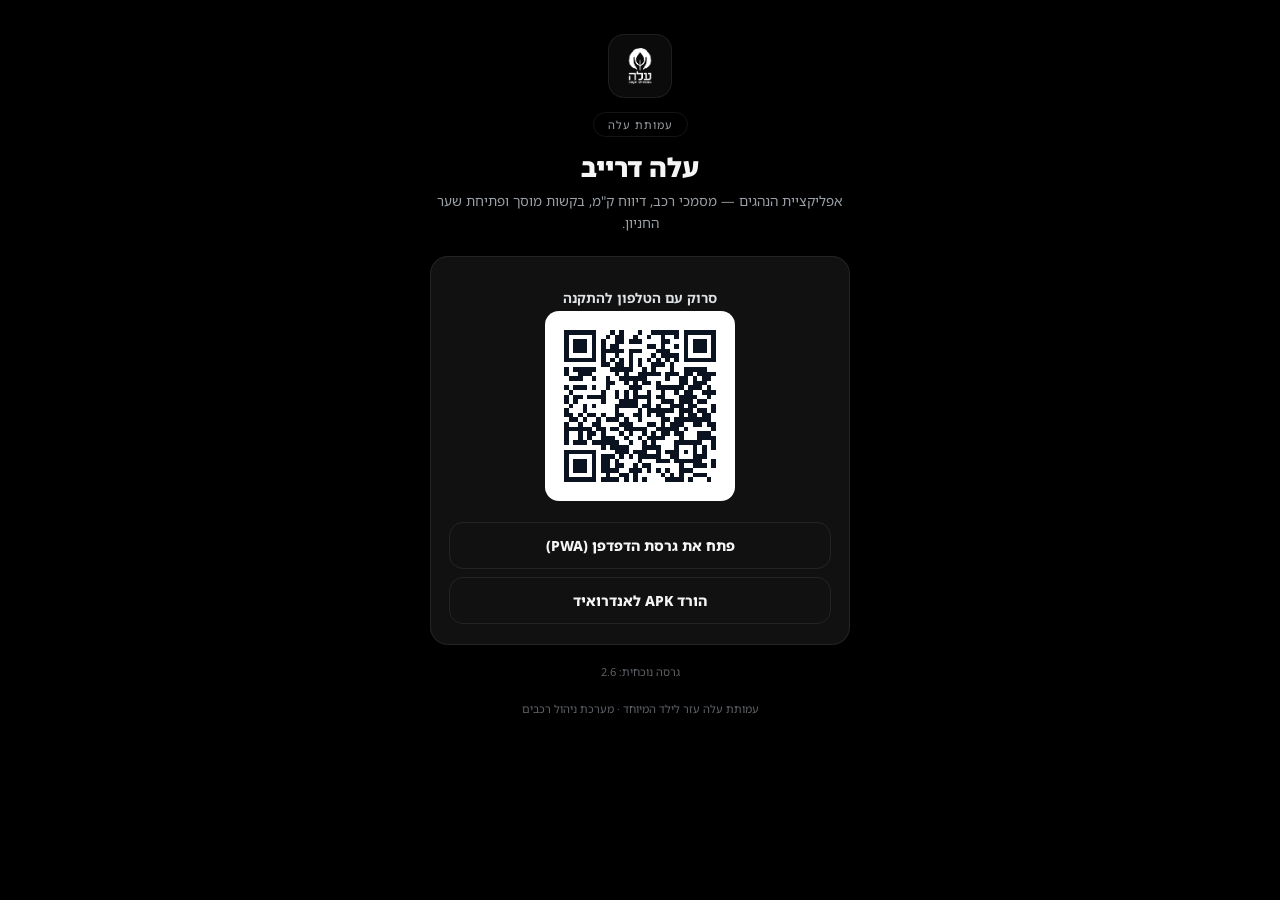
<file: get/index.html>
<!DOCTYPE html>
<html lang="he" dir="rtl">
<head>
<meta charset="utf-8">
<meta name="viewport" content="width=device-width, initial-scale=1, viewport-fit=cover">
<meta name="theme-color" content="#000000">
<title>עלה דרייב — הצטרפות לאפליקציה</title>
<link rel="icon" href="../icons/icon-192.png">
<link rel="preconnect" href="https://fonts.googleapis.com">
<link href="https://fonts.googleapis.com/css2?family=Noto+Sans+Hebrew:wght@400;600;700;800;900&display=swap" rel="stylesheet">
<style>
  :root{ --bg:#000; --card:#111; --bd:rgba(255,255,255,.08); --tx:#f5f5f5; --mut:#9aa0a6; --green:#1F8A3D; --green2:#25a349; }
  *{ box-sizing:border-box; -webkit-tap-highlight-color:transparent; }
  html,body{ margin:0; background:var(--bg); color:var(--tx); font-family:'Noto Sans Hebrew',Arial,Helvetica,sans-serif; }
  body{ min-height:100vh; display:flex; flex-direction:column; align-items:center; padding:28px 18px 40px; }
  ::-webkit-scrollbar{ width:8px; } ::-webkit-scrollbar-thumb{ background:#333; border-radius:8px; }
  .wrap{ width:100%; max-width:420px; }
  .logo{ display:block; width:64px; height:64px; margin:6px auto 14px; border-radius:16px; object-fit:contain; background:#0b0b0b; border:1px solid var(--bd); padding:8px; }
  .hero{ text-align:center; margin-bottom:22px; }
  .hero .badge{ display:inline-block; font-size:11px; letter-spacing:1px; color:var(--mut); border:1px solid var(--bd); border-radius:999px; padding:4px 14px; margin-bottom:12px; }
  .hero h1{ font-size:26px; font-weight:900; margin:0 0 6px; }
  .hero p{ font-size:13.5px; color:var(--mut); margin:0; line-height:1.6; }
  .card{ background:var(--card); border:1px solid var(--bd); border-radius:18px; padding:20px 18px; margin-bottom:14px; }
  .cta{ display:flex; align-items:center; justify-content:center; gap:9px; width:100%; text-decoration:none; background:var(--green); color:#fff; font-size:16px; font-weight:800; border:0; border-radius:14px; padding:16px; cursor:pointer; box-shadow:0 6px 20px rgba(31,138,61,.35); }
  .cta:active{ background:var(--green2); }
  .cta.sec{ background:transparent; color:var(--tx); border:1.5px solid var(--bd); box-shadow:none; font-size:14px; padding:13px; }
  .meta{ text-align:center; font-size:12px; color:var(--mut); margin-top:10px; }
  .meta b{ color:#cfd3d7; font-weight:700; }
  .steps{ list-style:none; margin:14px 0 0; padding:0; }
  .steps li{ display:flex; gap:11px; align-items:flex-start; padding:7px 0; font-size:13.5px; color:#dfe2e5; line-height:1.55; }
  .steps .n{ flex-shrink:0; width:24px; height:24px; border-radius:50%; background:var(--green); color:#fff; font-size:12px; font-weight:800; text-align:center; line-height:24px; }
  .sect-title{ font-size:13px; font-weight:800; color:#cfd3d7; margin:0 0 4px; display:flex; align-items:center; gap:7px; }
  .qrbox{ text-align:center; }
  .qrbox img{ width:190px; height:190px; background:#fff; border-radius:14px; padding:10px; }
  .qrbox .q{ font-size:13.5px; color:#dfe2e5; margin:12px 0 4px; font-weight:700; }
  .hint{ font-size:12px; color:var(--mut); line-height:1.6; margin:10px 0 0; }
  .foot{ text-align:center; font-size:11px; color:#5f6368; margin-top:18px; line-height:1.7; }
  .hidden{ display:none !important; }
  a{ color:var(--green2); }
</style>
</head>
<body>
<div class="wrap">
  <img id="logo" class="logo" alt="עלה" src="../icons/icon-192.png">
  <div class="hero">
    <div class="badge">עמותת עלה</div>
    <h1>עלה דרייב</h1>
    <p>אפליקציית הנהגים — מסמכי רכב, דיווח ק"מ, בקשות מוסך ופתיחת שער החניון.</p>
  </div>
  <div id="androidBox" class="card hidden">
    <a class="cta" id="apkBtn" href="../downloads/aleh-driver-latest.apk" download>
      <svg width="20" height="20" viewBox="0 0 24 24" fill="none" stroke="currentColor" stroke-width="2"><path d="M12 15V3"/><path d="m7 10 5 5 5-5"/><path d="M21 15v4a2 2 0 0 1-2 2H5a2 2 0 0 1-2-2v-4"/></svg>
      <span>הורדת האפליקציה</span>
    </a>
    <div class="meta" id="apkMeta"></div>
    <ul class="steps">
      <li><span class="n">1</span><span>הקש "הורדה" — אם נשאלת, אשר <b>התקנה ממקור זה</b> (הרשאה חד-פעמית של Chrome).</span></li>
      <li><span class="n">2</span><span>פתח את הקובץ שהורד והתקן.</span></li>
      <li><span class="n">3</span><span>התחבר עם חשבון ה-Google שלך ואשר התראות.</span></li>
    </ul>
    <p class="hint">כבר מותקן? הקש שוב "הורדת האפליקציה" כדי לעדכן לגרסה האחרונה — הנתונים נשמרים.</p>
  </div>
  <div id="iosBox" class="card hidden">
    <a class="cta" href="../">
      <svg width="20" height="20" viewBox="0 0 24 24" fill="none" stroke="currentColor" stroke-width="2"><rect width="14" height="20" x="5" y="2" rx="2"/><path d="M12 18h.01"/></svg>
      <span>פתיחת האפליקציה</span>
    </a>
    <div class="sect-title" style="margin-top:16px">
      <svg width="15" height="15" viewBox="0 0 24 24" fill="none" stroke="#cfd3d7" stroke-width="2"><path d="M12 3v12"/><path d="m8 7 4-4 4 4"/><rect width="16" height="8" x="4" y="13" rx="2"/></svg>
      <span>הוספה למסך הבית (iPhone)</span>
    </div>
    <ul class="steps">
      <li><span class="n">1</span><span>הקש "פתיחת האפליקציה" (נפתח ב-Safari).</span></li>
      <li><span class="n">2</span><span>הקש על כפתור <b>שיתוף</b> (הריבוע עם החץ למעלה).</span></li>
      <li><span class="n">3</span><span>בחר <b>"הוסף למסך הבית"</b> — והאפליקציה תופיע כאייקון.</span></li>
    </ul>
  </div>
  <div id="desktopBox" class="card hidden">
    <div class="qrbox">
      <div class="q">סרוק עם הטלפון להתקנה</div>
      <img alt="קוד QR להתקנה" src="qr.svg">
    </div>
    <a class="cta sec" href="../" style="margin-top:16px">פתח את גרסת הדפדפן (PWA)</a>
    <a class="cta sec" id="apkBtnDesktop" href="../downloads/aleh-driver-latest.apk" download style="margin-top:8px">הורד APK לאנדרואיד</a>
  </div>
  <div id="verLine" class="foot hidden"></div>
  <div class="foot">עמותת עלה עזר לילד המיוחד · מערכת ניהול רכבים</div>
</div>
<script src="../aleh-logo-data.js"></script>
<script>
(function(){
  var APK_FALLBACK = '../downloads/aleh-driver-latest.apk';
  try { if (window.ALEH_LOGO_DATA_URL) document.getElementById('logo').src = window.ALEH_LOGO_DATA_URL; } catch(e){}
  var ua = navigator.userAgent || '';
  var isAndroid = /Android/i.test(ua);
  var isIOS = /iPhone|iPad|iPod/i.test(ua) || (navigator.platform === 'MacIntel' && navigator.maxTouchPoints > 1);
  var box = isAndroid ? 'androidBox' : (isIOS ? 'iosBox' : 'desktopBox');
  var el = document.getElementById(box); if (el) el.classList.remove('hidden');
  function fmtSize(b){ if(!b) return ''; var mb=b/1048576; return (mb>=10?mb.toFixed(0):mb.toFixed(1))+'MB'; }
  function fmtDate(d){ var m=String(d||'').match(/^(\d{4})-(\d{2})-(\d{2})/); return m ? (m[3]+'/'+m[2]+'/'+m[1]) : String(d||''); }   /* פורמט ישראלי */
  fetch('../apk-version.json?_=' + Date.now(), { cache:'no-store' })
    .then(function(r){ return r.ok ? r.json() : null; })
    .then(function(m){
      if(!m) return;
      var url = m.url || APK_FALLBACK;
      ['apkBtn','apkBtnDesktop'].forEach(function(id){ var b=document.getElementById(id); if(b) b.setAttribute('href', url); });
      var meta = document.getElementById('apkMeta');
      if(meta && m.version){ meta.innerHTML = 'גרסה <b>' + m.version + '</b>' + (m.size?(' · ' + fmtSize(m.size)):'') + (m.date?(' · ' + fmtDate(m.date)):''); }
      var vl = document.getElementById('verLine');
      if(vl && m.version){ vl.textContent = 'גרסה נוכחית: ' + m.version; vl.classList.remove('hidden'); }
    })
    .catch(function(){});
})();
</script>
</body>
</html>
</file>
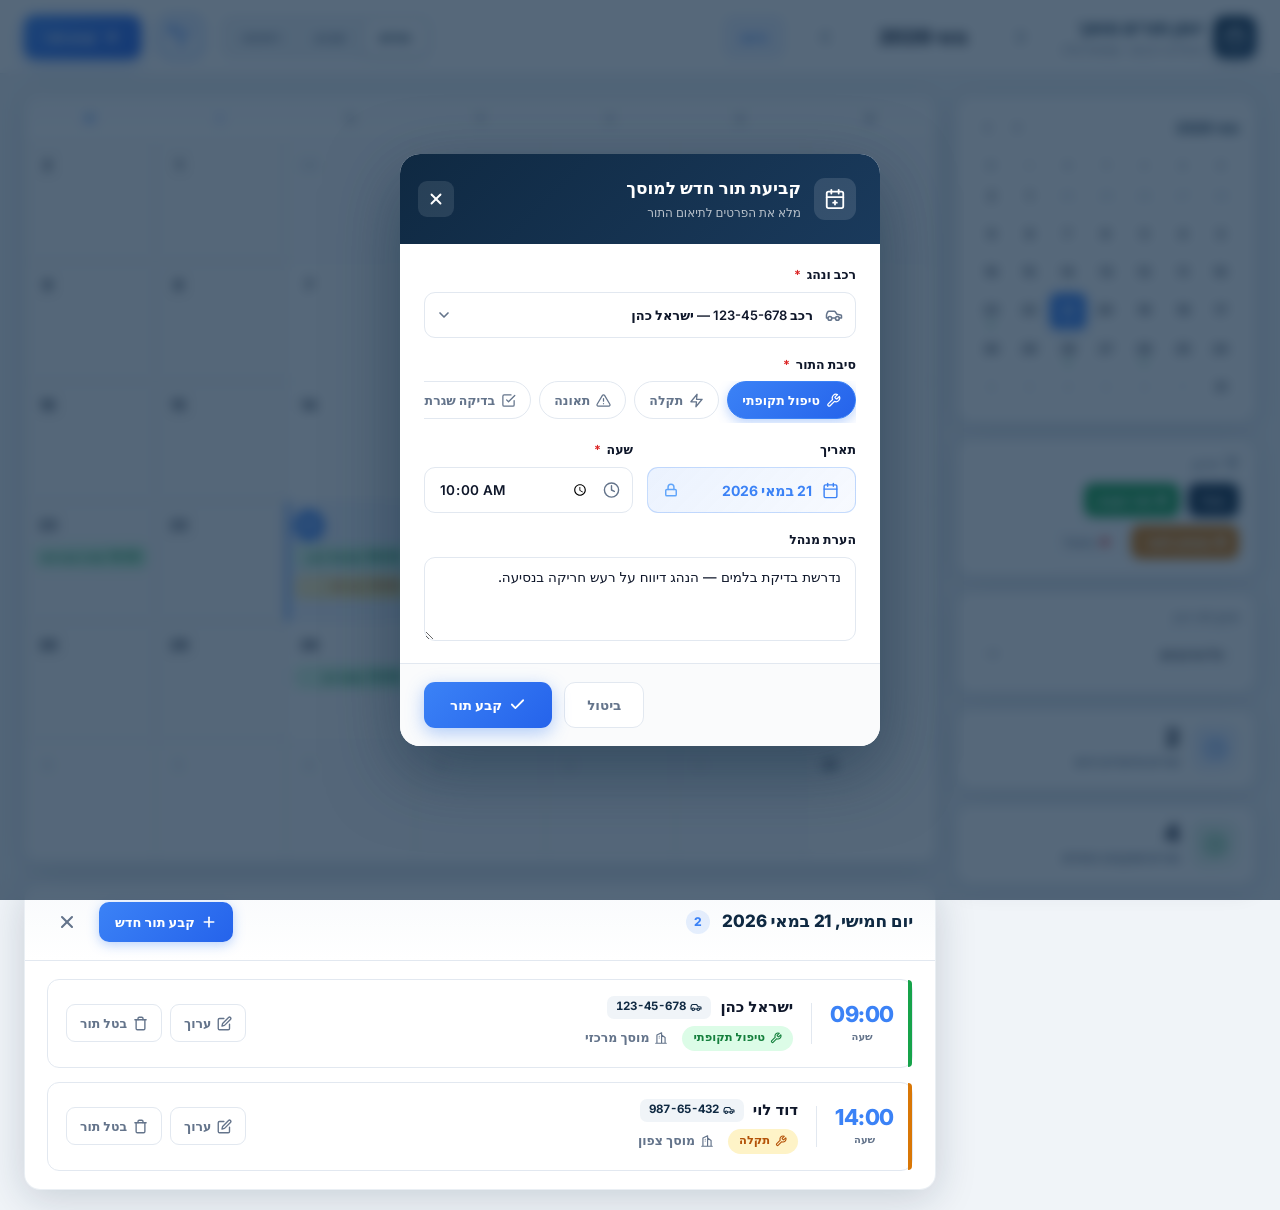
<file: mockup_cal.html>
<!DOCTYPE html>
<html lang="he" dir="rtl">
<head>
<meta charset="UTF-8">
<meta name="viewport" content="width=device-width, initial-scale=1.0">
<title>יומן תורים מוסך — Fleet Manager</title>
<link rel="preconnect" href="https://fonts.googleapis.com">
<link rel="preconnect" href="https://fonts.gstatic.com" crossorigin>
<link href="https://fonts.googleapis.com/css2?family=Inter:wght@400;500;600;700;800&display=swap" rel="stylesheet">
<style>
:root{
  --navy:#0f2942;
  --navy-light:#1a3a5c;
  --accent:#3b82f6;
  --accent-light:#60a5fa;
  --bg:#f0f4f8;
  --card:#ffffff;
  --border:#e2e8f0;
  --text:#0f172a;
  --text-muted:#64748b;
  --green:#16a34a;
  --green-light:#dcfce7;
  --amber:#d97706;
  --amber-light:#fef3c7;
  --red:#dc2626;
  --red-light:#fee2e2;
  --shadow:0 4px 24px rgba(15,41,66,0.12);
  --shadow-lg:0 8px 40px rgba(15,41,66,0.18);
  --radius:12px;
  --radius-lg:16px;
}

*{margin:0;padding:0;box-sizing:border-box;}
html,body{height:100%;}
body{
  font-family:'Inter',system-ui,-apple-system,'Segoe UI',sans-serif;
  background:var(--bg);
  color:var(--text);
  -webkit-font-smoothing:antialiased;
  font-size:14px;
  line-height:1.5;
}
button{font-family:inherit;cursor:pointer;border:none;background:none;}
svg{display:block;}

/* ============ ANIMATIONS ============ */
@keyframes slideInUp{
  from{transform:translateY(20px);opacity:0;}
  to{transform:translateY(0);opacity:1;}
}
@keyframes fadeIn{
  from{opacity:0;}
  to{opacity:1;}
}
@keyframes modalIn{
  from{transform:scale(0.94) translateY(10px);opacity:0;}
  to{transform:scale(1) translateY(0);opacity:1;}
}
@keyframes pillPop{
  0%{transform:scale(0.9);}
  60%{transform:scale(1.05);}
  100%{transform:scale(1);}
}
@keyframes shimmer{
  0%,100%{background-position:200% 0;}
  50%{background-position:-200% 0;}
}

@media (prefers-reduced-motion:reduce){
  *,*::before,*::after{
    animation-duration:0.01ms !important;
    animation-iteration-count:1 !important;
    transition-duration:0.01ms !important;
  }
}

/* ============ APP SHELL ============ */
.app{
  display:flex;
  flex-direction:column;
  min-height:100vh;
}

/* ============ HEADER BAR ============ */
.header{
  background:var(--card);
  border-bottom:1px solid var(--border);
  padding:14px 24px;
  display:flex;
  align-items:center;
  gap:18px;
  flex-wrap:wrap;
  box-shadow:0 1px 3px rgba(15,41,66,0.06);
  position:sticky;
  top:0;
  z-index:30;
}
.header-brand{
  display:flex;
  align-items:center;
  gap:11px;
}
.header-icon{
  width:42px;height:42px;
  border-radius:11px;
  background:linear-gradient(135deg,var(--navy),var(--navy-light));
  display:flex;align-items:center;justify-content:center;
  color:#fff;
  flex-shrink:0;
  box-shadow:0 4px 12px rgba(15,41,66,0.25);
}
.header-title{
  font-size:18px;
  font-weight:800;
  color:var(--navy);
  letter-spacing:-0.01em;
}
.header-sub{
  font-size:12px;
  color:var(--text-muted);
  font-weight:500;
}
.header-month-nav{
  display:flex;
  align-items:center;
  gap:6px;
}
.month-label{
  font-size:20px;
  font-weight:800;
  color:var(--text);
  min-width:140px;
  text-align:center;
  letter-spacing:-0.02em;
}
.nav-btn{
  width:44px;height:44px;
  border-radius:11px;
  display:flex;align-items:center;justify-content:center;
  color:var(--text-muted);
  transition:all .2s ease-out;
}
.nav-btn:hover{
  background:var(--bg);
  color:var(--accent);
  transform:translateY(-1px);
}
.nav-btn:active{transform:translateY(0);}

.btn-today{
  height:44px;
  padding:0 18px;
  border-radius:11px;
  background:rgba(59,130,246,0.1);
  color:var(--accent);
  font-weight:700;
  font-size:13px;
  transition:all .2s ease-out;
}
.btn-today:hover{
  background:var(--accent);
  color:#fff;
  box-shadow:0 4px 14px rgba(59,130,246,0.35);
}

.header-spacer{flex:1;}

/* Segmented control */
.segmented{
  display:flex;
  background:var(--bg);
  border-radius:11px;
  padding:4px;
  gap:2px;
}
.seg-btn{
  height:36px;
  padding:0 16px;
  border-radius:8px;
  font-size:13px;
  font-weight:600;
  color:var(--text-muted);
  transition:all .2s ease-out;
}
.seg-btn.active{
  background:var(--card);
  color:var(--navy);
  box-shadow:0 2px 8px rgba(15,41,66,0.12);
}
.seg-btn:not(.active):hover{color:var(--text);}

.btn-filter{
  width:44px;height:44px;
  border-radius:11px;
  border:1.5px solid var(--border);
  display:flex;align-items:center;justify-content:center;
  color:var(--text-muted);
  position:relative;
  transition:all .2s ease-out;
}
.btn-filter:hover{border-color:var(--accent);color:var(--accent);}
.btn-filter.active{
  border-color:var(--accent);
  background:rgba(59,130,246,0.08);
  color:var(--accent);
}
.btn-filter.active::after{
  content:'';
  position:absolute;
  top:7px;left:7px;
  width:8px;height:8px;
  border-radius:50%;
  background:var(--accent);
  border:2px solid var(--card);
}

.btn-primary{
  height:44px;
  padding:0 20px;
  border-radius:11px;
  background:linear-gradient(135deg,var(--accent),#2563eb);
  color:#fff;
  font-weight:700;
  font-size:13.5px;
  display:flex;
  align-items:center;
  gap:7px;
  box-shadow:0 4px 16px rgba(59,130,246,0.4);
  transition:all .2s ease-out;
}
.btn-primary:hover{
  transform:translateY(-2px);
  box-shadow:0 8px 24px rgba(59,130,246,0.5);
}
.btn-primary:active{transform:translateY(0);}

/* ============ BODY LAYOUT ============ */
.body-wrap{
  display:flex;
  gap:20px;
  padding:20px 24px;
  align-items:flex-start;
}

/* ============ SIDEBAR ============ */
.sidebar{
  width:300px;
  flex-shrink:0;
  display:flex;
  flex-direction:column;
  gap:16px;
  position:sticky;
  top:96px;
}
.panel{
  background:var(--card);
  border-radius:var(--radius-lg);
  box-shadow:var(--shadow);
  border:1px solid rgba(226,232,240,0.7);
}
.panel-glass{
  background:rgba(255,255,255,0.72);
  backdrop-filter:blur(14px);
  -webkit-backdrop-filter:blur(14px);
  border:1px solid rgba(255,255,255,0.65);
}

/* Mini calendar */
.mini-cal{padding:16px;}
.mini-cal-head{
  display:flex;
  align-items:center;
  justify-content:space-between;
  margin-bottom:12px;
}
.mini-cal-month{
  font-size:14px;
  font-weight:700;
  color:var(--navy);
}
.mini-nav{
  display:flex;gap:2px;
}
.mini-nav-btn{
  width:28px;height:28px;
  border-radius:7px;
  display:flex;align-items:center;justify-content:center;
  color:var(--text-muted);
  transition:all .2s ease-out;
}
.mini-nav-btn:hover{background:var(--bg);color:var(--accent);}
.mini-grid{
  display:grid;
  grid-template-columns:repeat(7,1fr);
  gap:2px;
}
.mini-dow{
  text-align:center;
  font-size:10px;
  font-weight:700;
  color:var(--text-muted);
  padding:4px 0;
}
.mini-day{
  aspect-ratio:1;
  display:flex;align-items:center;justify-content:center;
  font-size:11.5px;
  font-weight:600;
  border-radius:8px;
  color:var(--text);
  transition:all .15s ease-out;
}
.mini-day:hover{background:var(--bg);}
.mini-day.muted{color:#cbd5e1;}
.mini-day.today{
  background:var(--accent);
  color:#fff;
  font-weight:800;
  box-shadow:0 2px 8px rgba(59,130,246,0.4);
}
.mini-day.has-appt{
  position:relative;
}
.mini-day.has-appt::after{
  content:'';
  position:absolute;
  bottom:3px;
  width:4px;height:4px;
  border-radius:50%;
  background:var(--green);
}
.mini-day.today.has-appt::after{background:#fff;}

/* Sidebar section */
.sb-section{padding:16px;}
.sb-title{
  font-size:11px;
  font-weight:700;
  text-transform:uppercase;
  letter-spacing:0.05em;
  color:var(--text-muted);
  margin-bottom:11px;
  display:flex;
  align-items:center;
  gap:6px;
}

/* Filter chips */
.chip-row{
  display:flex;
  flex-wrap:wrap;
  gap:8px;
}
.chip{
  height:34px;
  padding:0 13px;
  border-radius:9px;
  font-size:12.5px;
  font-weight:600;
  display:flex;
  align-items:center;
  gap:6px;
  border:1.5px solid var(--border);
  color:var(--text-muted);
  background:var(--card);
  transition:all .2s ease-out;
}
.chip:hover{transform:translateY(-1px);box-shadow:0 3px 10px rgba(15,41,66,0.1);}
.chip .dot{width:8px;height:8px;border-radius:50%;}
.chip.active{
  background:var(--navy);
  color:#fff;
  border-color:var(--navy);
}
.chip.chip-green.active{background:var(--green);border-color:var(--green);}
.chip.chip-amber.active{background:var(--amber);border-color:var(--amber);}
.chip.chip-red.active{background:var(--red);border-color:var(--red);}
.chip-green .dot{background:var(--green);}
.chip-amber .dot{background:var(--amber);}
.chip-red .dot{background:var(--red);}
.chip.active .dot{background:#fff;}

/* Select */
.field-label{
  font-size:11px;
  font-weight:700;
  color:var(--text-muted);
  margin-bottom:6px;
  display:block;
}
.select-wrap{position:relative;}
.styled-select{
  width:100%;
  height:44px;
  padding:0 14px;
  border-radius:11px;
  border:1.5px solid var(--border);
  background:var(--card);
  font-family:inherit;
  font-size:13px;
  font-weight:600;
  color:var(--text);
  appearance:none;
  cursor:pointer;
  transition:all .2s ease-out;
}
.styled-select:hover{border-color:var(--accent-light);}
.styled-select:focus{
  outline:none;
  border-color:var(--accent);
  box-shadow:0 0 0 3px rgba(59,130,246,0.12);
}
.select-arrow{
  position:absolute;
  left:12px;top:50%;
  transform:translateY(-50%);
  pointer-events:none;
  color:var(--text-muted);
}

/* Stats cards */
.stat-card{
  padding:16px;
  display:flex;
  align-items:center;
  gap:13px;
}
.stat-icon{
  width:46px;height:46px;
  border-radius:12px;
  display:flex;align-items:center;justify-content:center;
  flex-shrink:0;
}
.stat-icon.accent{
  background:linear-gradient(135deg,rgba(59,130,246,0.15),rgba(59,130,246,0.05));
  color:var(--accent);
}
.stat-icon.green{
  background:linear-gradient(135deg,rgba(22,163,74,0.15),rgba(22,163,74,0.05));
  color:var(--green);
}
.stat-num{
  font-size:24px;
  font-weight:800;
  color:var(--text);
  letter-spacing:-0.02em;
  line-height:1;
}
.stat-label{
  font-size:12px;
  color:var(--text-muted);
  font-weight:600;
  margin-top:3px;
}

/* ============ MAIN CALENDAR ============ */
.main{
  flex:1;
  min-width:0;
  display:flex;
  flex-direction:column;
  gap:20px;
}

/* Month grid */
.cal-grid{
  background:var(--card);
  border-radius:var(--radius-lg);
  box-shadow:var(--shadow);
  border:1px solid rgba(226,232,240,0.7);
  overflow:hidden;
}
.dow-row{
  display:grid;
  grid-template-columns:repeat(7,1fr);
  border-bottom:1px solid var(--border);
  background:linear-gradient(180deg,#f8fafc,#fff);
}
.dow-cell{
  padding:13px 0;
  text-align:center;
  font-size:13px;
  font-weight:700;
  color:var(--text-muted);
}
.dow-cell.weekend{color:var(--accent);}
.days-grid{
  display:grid;
  grid-template-columns:repeat(7,1fr);
}
.day-cell{
  min-height:120px;
  border-left:1px solid var(--border);
  border-bottom:1px solid var(--border);
  padding:8px;
  position:relative;
  cursor:pointer;
  transition:background .2s ease-out,box-shadow .2s ease-out;
  display:flex;
  flex-direction:column;
  gap:5px;
  opacity:0;
  animation:slideInUp .4s ease-out forwards;
}
.day-cell:nth-child(7n){border-left:none;}
.day-cell:hover{
  background:rgba(59,130,246,0.05);
  box-shadow:inset 0 0 0 1px rgba(59,130,246,0.2);
  z-index:2;
}
.day-cell.weekend{background:#fafafa;}
.day-cell.weekend:hover{background:rgba(59,130,246,0.05);}
.day-cell.other-month{background:#fbfcfd;}
.day-cell.other-month .day-num{color:#cbd5e1;}
.day-cell.selected{
  background:rgba(59,130,246,0.07);
  box-shadow:inset 3px 0 0 var(--accent);
}
.day-cell.selected:hover{background:rgba(59,130,246,0.1);}

.day-num{
  font-size:14px;
  font-weight:700;
  color:var(--text);
  align-self:flex-end;
  width:30px;height:30px;
  display:flex;align-items:center;justify-content:center;
  border-radius:50%;
  flex-shrink:0;
}
.day-cell.today .day-num{
  background:var(--accent);
  color:#fff;
  font-weight:800;
  box-shadow:0 3px 10px rgba(59,130,246,0.45);
}

/* Appointment pills */
.appt-pill{
  border-radius:7px;
  padding:4px 8px;
  font-size:11px;
  font-weight:600;
  display:flex;
  align-items:center;
  gap:5px;
  cursor:pointer;
  animation:pillPop .35s ease-out backwards;
  transition:transform .15s ease-out,box-shadow .15s ease-out;
  overflow:hidden;
}
.appt-pill:hover{
  transform:translateX(-2px);
  box-shadow:0 3px 9px rgba(15,41,66,0.18);
}
.appt-pill .pill-time{
  font-weight:800;
  font-size:10.5px;
  flex-shrink:0;
}
.appt-pill .pill-name{
  white-space:nowrap;
  overflow:hidden;
  text-overflow:ellipsis;
}
.appt-pill.set{
  background:linear-gradient(135deg,#dcfce7,#bbf7d0);
  color:#15803d;
}
.appt-pill.pending{
  background:linear-gradient(135deg,#fef3c7,#fde68a);
  color:#b45309;
}
.pill-more{
  font-size:10.5px;
  font-weight:700;
  color:var(--accent);
  padding:2px 6px;
  border-radius:6px;
  background:rgba(59,130,246,0.1);
  cursor:pointer;
  align-self:flex-start;
  transition:background .15s ease-out;
}
.pill-more:hover{background:rgba(59,130,246,0.2);}

/* ============ DAY DETAIL PANEL ============ */
.day-panel{
  background:var(--card);
  border-radius:var(--radius-lg);
  box-shadow:var(--shadow-lg);
  border:1px solid rgba(226,232,240,0.7);
  overflow:hidden;
  animation:slideInUp .35s ease-out;
}
.day-panel-head{
  display:flex;
  align-items:center;
  gap:12px;
  padding:18px 22px;
  border-bottom:1px solid var(--border);
  background:linear-gradient(180deg,#f8fafc,#fff);
}
.day-panel-date{
  font-size:17px;
  font-weight:800;
  color:var(--navy);
  letter-spacing:-0.01em;
}
.count-badge{
  height:24px;
  min-width:24px;
  padding:0 8px;
  border-radius:12px;
  background:rgba(59,130,246,0.12);
  color:var(--accent);
  font-size:12px;
  font-weight:800;
  display:flex;align-items:center;justify-content:center;
}
.day-panel-head .header-spacer{flex:1;}
.btn-add-day{
  height:40px;
  padding:0 16px;
  border-radius:10px;
  background:linear-gradient(135deg,var(--accent),#2563eb);
  color:#fff;
  font-weight:700;
  font-size:13px;
  display:flex;align-items:center;gap:6px;
  box-shadow:0 3px 12px rgba(59,130,246,0.35);
  transition:all .2s ease-out;
}
.btn-add-day:hover{transform:translateY(-2px);box-shadow:0 6px 18px rgba(59,130,246,0.45);}
.btn-close{
  width:40px;height:40px;
  border-radius:10px;
  display:flex;align-items:center;justify-content:center;
  color:var(--text-muted);
  transition:all .2s ease-out;
}
.btn-close:hover{background:var(--red-light);color:var(--red);}

.day-panel-body{
  padding:18px 22px;
  display:flex;
  flex-direction:column;
  gap:14px;
}
.appt-card{
  border:1px solid var(--border);
  border-radius:var(--radius);
  padding:16px 18px;
  display:flex;
  align-items:center;
  gap:18px;
  position:relative;
  background:var(--card);
  transition:transform .2s ease-out,box-shadow .2s ease-out;
}
.appt-card::before{
  content:'';
  position:absolute;
  right:0;top:0;bottom:0;
  width:4px;
  border-radius:0 4px 4px 0;
}
.appt-card.set::before{background:var(--green);}
.appt-card.pending::before{background:var(--amber);}
.appt-card:hover{
  transform:translateY(-2px);
  box-shadow:var(--shadow);
  border-color:transparent;
}
.appt-time-block{
  text-align:center;
  flex-shrink:0;
  padding-left:18px;
  border-left:1px solid var(--border);
}
.appt-time{
  font-size:22px;
  font-weight:800;
  color:var(--accent);
  letter-spacing:-0.02em;
  line-height:1;
}
.appt-time-label{
  font-size:10px;
  color:var(--text-muted);
  font-weight:600;
  margin-top:4px;
}
.appt-info{flex:1;min-width:0;}
.appt-driver-row{
  display:flex;
  align-items:center;
  gap:9px;
  margin-bottom:7px;
  flex-wrap:wrap;
}
.appt-driver{
  font-size:15px;
  font-weight:700;
  color:var(--text);
}
.vehicle-chip{
  height:23px;
  padding:0 9px;
  border-radius:7px;
  background:var(--bg);
  font-size:11.5px;
  font-weight:700;
  color:var(--navy);
  display:flex;align-items:center;gap:4px;
  font-variant-numeric:tabular-nums;
}
.appt-meta-row{
  display:flex;
  align-items:center;
  gap:14px;
  flex-wrap:wrap;
}
.reason-badge{
  height:25px;
  padding:0 11px;
  border-radius:13px;
  font-size:11.5px;
  font-weight:700;
  display:flex;align-items:center;gap:5px;
}
.reason-badge.set{background:var(--green-light);color:#15803d;}
.reason-badge.pending{background:var(--amber-light);color:#b45309;}
.appt-garage{
  font-size:12.5px;
  color:var(--text-muted);
  font-weight:600;
  display:flex;align-items:center;gap:5px;
}
.appt-actions{
  display:flex;
  gap:8px;
  flex-shrink:0;
}
.action-btn{
  height:38px;
  padding:0 13px;
  border-radius:9px;
  font-size:12.5px;
  font-weight:700;
  display:flex;align-items:center;gap:6px;
  border:1.5px solid var(--border);
  color:var(--text-muted);
  transition:all .2s ease-out;
}
.action-btn:hover{
  border-color:var(--accent);
  color:var(--accent);
  background:rgba(59,130,246,0.06);
}
.action-btn.danger:hover{
  border-color:var(--red);
  color:var(--red);
  background:var(--red-light);
}

/* ============ MODAL ============ */
.modal-overlay{
  position:fixed;
  inset:0;
  background:rgba(15,41,66,0.7);
  backdrop-filter:blur(6px);
  -webkit-backdrop-filter:blur(6px);
  display:flex;
  align-items:center;
  justify-content:center;
  z-index:100;
  padding:24px;
  animation:fadeIn .25s ease-out;
}
.modal{
  width:480px;
  max-width:100%;
  max-height:92vh;
  overflow-y:auto;
  background:var(--card);
  border-radius:20px;
  box-shadow:0 24px 70px rgba(15,41,66,0.5);
  animation:modalIn .25s ease-out;
}
.modal-head{
  background:linear-gradient(135deg,var(--navy),var(--navy-light));
  padding:22px 24px;
  display:flex;
  align-items:center;
  gap:13px;
  position:relative;
}
.modal-head-icon{
  width:42px;height:42px;
  border-radius:11px;
  background:rgba(255,255,255,0.12);
  display:flex;align-items:center;justify-content:center;
  color:#fff;
  flex-shrink:0;
}
.modal-title{
  font-size:17px;
  font-weight:800;
  color:#fff;
}
.modal-subtitle{
  font-size:12px;
  color:rgba(255,255,255,0.7);
  font-weight:500;
  margin-top:2px;
}
.modal-close{
  position:absolute;
  left:18px;top:50%;
  transform:translateY(-50%);
  width:36px;height:36px;
  border-radius:9px;
  background:rgba(255,255,255,0.1);
  display:flex;align-items:center;justify-content:center;
  color:#fff;
  transition:all .2s ease-out;
}
.modal-close:hover{background:rgba(255,255,255,0.22);transform:translateY(-50%) rotate(90deg);}

.modal-body{
  padding:22px 24px;
  display:flex;
  flex-direction:column;
  gap:18px;
}
.form-group{display:flex;flex-direction:column;}
.form-label{
  font-size:12.5px;
  font-weight:700;
  color:var(--text);
  margin-bottom:7px;
  display:flex;align-items:center;gap:6px;
}
.form-label .req{color:var(--red);}

.input-with-icon{position:relative;}
.input-with-icon .lead-icon{
  position:absolute;
  right:13px;top:50%;
  transform:translateY(-50%);
  color:var(--text-muted);
  pointer-events:none;
}
.styled-input{
  width:100%;
  height:46px;
  padding:0 14px;
  border-radius:11px;
  border:1.5px solid var(--border);
  background:var(--card);
  font-family:inherit;
  font-size:13.5px;
  font-weight:600;
  color:var(--text);
  transition:all .2s ease-out;
}
.styled-input.has-icon{padding-right:42px;}
.styled-input:hover{border-color:var(--accent-light);}
.styled-input:focus{
  outline:none;
  border-color:var(--accent);
  box-shadow:0 0 0 3px rgba(59,130,246,0.12);
}
.modal .styled-select{height:46px;}
.modal .styled-select.has-icon{padding-right:42px;}

/* Reason chips selector */
.reason-chips{
  display:flex;
  gap:8px;
  overflow-x:auto;
  padding-bottom:4px;
  scrollbar-width:thin;
}
.reason-chips::-webkit-scrollbar{height:5px;}
.reason-chips::-webkit-scrollbar-thumb{background:var(--border);border-radius:3px;}
.reason-chip{
  height:38px;
  padding:0 14px;
  border-radius:19px;
  font-size:12.5px;
  font-weight:700;
  white-space:nowrap;
  flex-shrink:0;
  border:1.5px solid var(--border);
  color:var(--text-muted);
  background:var(--card);
  display:flex;align-items:center;gap:6px;
  transition:all .2s ease-out;
}
.reason-chip:hover{border-color:var(--accent-light);transform:translateY(-1px);}
.reason-chip.active{
  background:linear-gradient(135deg,var(--accent),#2563eb);
  color:#fff;
  border-color:var(--accent);
  box-shadow:0 4px 12px rgba(59,130,246,0.35);
}
.reason-chip.active svg{color:#fff;}
.reason-chip svg{color:var(--text-muted);}

/* Date badge */
.date-badge{
  height:46px;
  padding:0 16px;
  border-radius:11px;
  background:linear-gradient(135deg,rgba(59,130,246,0.1),rgba(59,130,246,0.04));
  border:1.5px solid rgba(59,130,246,0.25);
  display:flex;
  align-items:center;
  gap:10px;
  color:var(--accent);
  font-weight:700;
  font-size:14px;
}
.date-badge .lock{
  margin-right:auto;
  color:var(--accent-light);
}

.styled-textarea{
  width:100%;
  min-height:84px;
  padding:11px 14px;
  border-radius:11px;
  border:1.5px solid var(--border);
  background:var(--card);
  font-family:inherit;
  font-size:13.5px;
  font-weight:500;
  color:var(--text);
  resize:vertical;
  transition:all .2s ease-out;
}
.styled-textarea:hover{border-color:var(--accent-light);}
.styled-textarea:focus{
  outline:none;
  border-color:var(--accent);
  box-shadow:0 0 0 3px rgba(59,130,246,0.12);
}

.field-row{
  display:grid;
  grid-template-columns:1fr 1fr;
  gap:14px;
}

.modal-footer{
  padding:18px 24px;
  border-top:1px solid var(--border);
  display:flex;
  gap:12px;
  justify-content:flex-end;
  background:#fafbfc;
}
.btn-secondary{
  height:46px;
  padding:0 22px;
  border-radius:11px;
  border:1.5px solid var(--border);
  background:var(--card);
  color:var(--text-muted);
  font-weight:700;
  font-size:13.5px;
  transition:all .2s ease-out;
}
.btn-secondary:hover{
  border-color:var(--text-muted);
  color:var(--text);
  background:var(--bg);
}
.btn-modal-primary{
  height:46px;
  padding:0 26px;
  border-radius:11px;
  background:linear-gradient(135deg,var(--accent),#2563eb);
  color:#fff;
  font-weight:700;
  font-size:13.5px;
  display:flex;align-items:center;gap:7px;
  box-shadow:0 5px 18px rgba(59,130,246,0.4);
  transition:all .2s ease-out;
}
.btn-modal-primary:hover{
  transform:translateY(-2px);
  box-shadow:0 9px 26px rgba(59,130,246,0.5);
}

/* ============ RESPONSIVE ============ */
@media (max-width:1080px){
  .body-wrap{flex-direction:column;}
  .sidebar{width:100%;position:static;}
}
@media (max-width:640px){
  .header{padding:12px 14px;gap:10px;}
  .body-wrap{padding:14px;}
  .day-cell{min-height:84px;}
  .header-title{font-size:15px;}
}
</style>
</head>
<body>
<div class="app">

  <!-- ============ HEADER ============ -->
  <header class="header">
    <div class="header-brand">
      <div class="header-icon">
        <svg width="22" height="22" viewBox="0 0 24 24" fill="none" stroke="currentColor" stroke-width="2" stroke-linecap="round" stroke-linejoin="round">
          <rect x="3" y="4" width="18" height="18" rx="2"/>
          <line x1="16" y1="2" x2="16" y2="6"/>
          <line x1="8" y1="2" x2="8" y2="6"/>
          <line x1="3" y1="10" x2="21" y2="10"/>
        </svg>
      </div>
      <div>
        <div class="header-title">יומן תורים מוסך</div>
        <div class="header-sub">ניהול צי רכבים · עמותת עלה</div>
      </div>
    </div>

    <div class="header-month-nav">
      <button class="nav-btn" aria-label="חודש קודם">
        <svg width="20" height="20" viewBox="0 0 24 24" fill="none" stroke="currentColor" stroke-width="2.5" stroke-linecap="round" stroke-linejoin="round">
          <polyline points="9 18 15 12 9 6"/>
        </svg>
      </button>
      <div class="month-label">מאי 2026</div>
      <button class="nav-btn" aria-label="חודש הבא">
        <svg width="20" height="20" viewBox="0 0 24 24" fill="none" stroke="currentColor" stroke-width="2.5" stroke-linecap="round" stroke-linejoin="round">
          <polyline points="15 18 9 12 15 6"/>
        </svg>
      </button>
    </div>

    <button class="btn-today">היום</button>

    <div class="header-spacer"></div>

    <div class="segmented">
      <button class="seg-btn active">חודש</button>
      <button class="seg-btn">שבוע</button>
      <button class="seg-btn">רשימה</button>
    </div>

    <button class="btn-filter active" aria-label="סינון">
      <svg width="20" height="20" viewBox="0 0 24 24" fill="none" stroke="currentColor" stroke-width="2" stroke-linecap="round" stroke-linejoin="round">
        <polygon points="22 3 2 3 10 12.46 10 19 14 21 14 12.46 22 3"/>
      </svg>
    </button>

    <button class="btn-primary">
      <svg width="18" height="18" viewBox="0 0 24 24" fill="none" stroke="currentColor" stroke-width="2.5" stroke-linecap="round" stroke-linejoin="round">
        <line x1="12" y1="5" x2="12" y2="19"/>
        <line x1="5" y1="12" x2="19" y2="12"/>
      </svg>
      קבע תור
    </button>
  </header>

  <!-- ============ BODY ============ -->
  <div class="body-wrap">

    <!-- ============ SIDEBAR ============ -->
    <aside class="sidebar">

      <!-- Mini calendar -->
      <div class="panel mini-cal">
        <div class="mini-cal-head">
          <div class="mini-cal-month">מאי 2026</div>
          <div class="mini-nav">
            <button class="mini-nav-btn" aria-label="קודם">
              <svg width="15" height="15" viewBox="0 0 24 24" fill="none" stroke="currentColor" stroke-width="2.5" stroke-linecap="round" stroke-linejoin="round"><polyline points="9 18 15 12 9 6"/></svg>
            </button>
            <button class="mini-nav-btn" aria-label="הבא">
              <svg width="15" height="15" viewBox="0 0 24 24" fill="none" stroke="currentColor" stroke-width="2.5" stroke-linecap="round" stroke-linejoin="round"><polyline points="15 18 9 12 15 6"/></svg>
            </button>
          </div>
        </div>
        <div class="mini-grid" id="miniGrid"></div>
      </div>

      <!-- Filter chips -->
      <div class="panel sb-section">
        <div class="sb-title">
          <svg width="14" height="14" viewBox="0 0 24 24" fill="none" stroke="currentColor" stroke-width="2.5" stroke-linecap="round" stroke-linejoin="round"><polygon points="22 3 2 3 10 12.46 10 19 14 21 14 12.46 22 3"/></svg>
          סינון
        </div>
        <div class="chip-row">
          <button class="chip active">הכל</button>
          <button class="chip chip-green active"><span class="dot"></span>תור נקבע</button>
          <button class="chip chip-amber active"><span class="dot"></span>ממתין לתור</button>
          <button class="chip chip-red"><span class="dot"></span>ביטול</button>
        </div>
      </div>

      <!-- Vehicle filter -->
      <div class="panel sb-section">
        <label class="field-label">סינון לפי רכב</label>
        <div class="select-wrap">
          <select class="styled-select">
            <option>כל הרכבים</option>
            <option>רכב 123-45-678 — ישראל כהן</option>
            <option>רכב 987-65-432 — דוד לוי</option>
            <option>רכב 456-78-901 — שרה אברהם</option>
            <option>רכב 321-54-876 — מיכל גרין</option>
          </select>
          <span class="select-arrow">
            <svg width="16" height="16" viewBox="0 0 24 24" fill="none" stroke="currentColor" stroke-width="2.5" stroke-linecap="round" stroke-linejoin="round"><polyline points="6 9 12 15 18 9"/></svg>
          </span>
        </div>
      </div>

      <!-- Stats: today -->
      <div class="panel stat-card">
        <div class="stat-icon accent">
          <svg width="22" height="22" viewBox="0 0 24 24" fill="none" stroke="currentColor" stroke-width="2" stroke-linecap="round" stroke-linejoin="round">
            <circle cx="12" cy="12" r="10"/>
            <polyline points="12 6 12 12 16 14"/>
          </svg>
        </div>
        <div>
          <div class="stat-num">2</div>
          <div class="stat-label">תורים מיועדים היום</div>
        </div>
      </div>

      <!-- Stats: month -->
      <div class="panel stat-card">
        <div class="stat-icon green">
          <svg width="22" height="22" viewBox="0 0 24 24" fill="none" stroke="currentColor" stroke-width="2" stroke-linecap="round" stroke-linejoin="round">
            <path d="M22 11.08V12a10 10 0 1 1-5.93-9.14"/>
            <polyline points="22 4 12 14.01 9 11.01"/>
          </svg>
        </div>
        <div>
          <div class="stat-num">4</div>
          <div class="stat-label">תורים שנקבעו החודש</div>
        </div>
      </div>

    </aside>

    <!-- ============ MAIN ============ -->
    <main class="main">

      <!-- Month grid -->
      <div class="cal-grid">
        <div class="dow-row" id="dowRow"></div>
        <div class="days-grid" id="daysGrid"></div>
      </div>

      <!-- Day detail panel -->
      <div class="day-panel" id="dayPanel">
        <div class="day-panel-head">
          <div class="day-panel-date">יום חמישי, 21 במאי 2026</div>
          <div class="count-badge">2</div>
          <div class="header-spacer"></div>
          <button class="btn-add-day">
            <svg width="16" height="16" viewBox="0 0 24 24" fill="none" stroke="currentColor" stroke-width="2.5" stroke-linecap="round" stroke-linejoin="round">
              <line x1="12" y1="5" x2="12" y2="19"/><line x1="5" y1="12" x2="19" y2="12"/>
            </svg>
            קבע תור חדש
          </button>
          <button class="btn-close" aria-label="סגור">
            <svg width="20" height="20" viewBox="0 0 24 24" fill="none" stroke="currentColor" stroke-width="2.5" stroke-linecap="round" stroke-linejoin="round">
              <line x1="18" y1="6" x2="6" y2="18"/><line x1="6" y1="6" x2="18" y2="18"/>
            </svg>
          </button>
        </div>
        <div class="day-panel-body" id="dayPanelBody"></div>
      </div>

    </main>
  </div>
</div>

<!-- ============ MODAL (pre-opened) ============ -->
<div class="modal-overlay" id="modalOverlay">
  <div class="modal">
    <div class="modal-head">
      <div class="modal-head-icon">
        <svg width="22" height="22" viewBox="0 0 24 24" fill="none" stroke="currentColor" stroke-width="2" stroke-linecap="round" stroke-linejoin="round">
          <rect x="3" y="4" width="18" height="18" rx="2"/>
          <line x1="16" y1="2" x2="16" y2="6"/><line x1="8" y1="2" x2="8" y2="6"/>
          <line x1="3" y1="10" x2="21" y2="10"/>
          <line x1="12" y1="14" x2="12" y2="18"/><line x1="10" y1="16" x2="14" y2="16"/>
        </svg>
      </div>
      <div>
        <div class="modal-title">קביעת תור חדש למוסך</div>
        <div class="modal-subtitle">מלא את הפרטים לתיאום התור</div>
      </div>
      <button class="modal-close" aria-label="סגור">
        <svg width="18" height="18" viewBox="0 0 24 24" fill="none" stroke="currentColor" stroke-width="2.5" stroke-linecap="round" stroke-linejoin="round">
          <line x1="18" y1="6" x2="6" y2="18"/><line x1="6" y1="6" x2="18" y2="18"/>
        </svg>
      </button>
    </div>

    <div class="modal-body">

      <!-- Driver / Vehicle selector -->
      <div class="form-group">
        <label class="form-label">רכב ונהג <span class="req">*</span></label>
        <div class="input-with-icon">
          <span class="lead-icon">
            <svg width="18" height="18" viewBox="0 0 24 24" fill="none" stroke="currentColor" stroke-width="2" stroke-linecap="round" stroke-linejoin="round">
              <path d="M14 16H9m10 0h3v-3.15a1 1 0 0 0-.84-.99L16 11l-2.7-3.6a1 1 0 0 0-.8-.4H5.24a2 2 0 0 0-1.8 1.1l-.8 1.63A6 6 0 0 0 2 12.42V16h2"/>
              <circle cx="6.5" cy="16.5" r="2.5"/><circle cx="16.5" cy="16.5" r="2.5"/>
            </svg>
          </span>
          <select class="styled-select has-icon">
            <option>רכב 123-45-678 — ישראל כהן</option>
            <option>רכב 987-65-432 — דוד לוי</option>
            <option>רכב 456-78-901 — שרה אברהם</option>
            <option>רכב 321-54-876 — מיכל גרין</option>
            <option>רכב 654-32-109 — אבי שמש</option>
          </select>
          <span class="select-arrow">
            <svg width="16" height="16" viewBox="0 0 24 24" fill="none" stroke="currentColor" stroke-width="2.5" stroke-linecap="round" stroke-linejoin="round"><polyline points="6 9 12 15 18 9"/></svg>
          </span>
        </div>
      </div>

      <!-- Reason chips -->
      <div class="form-group">
        <label class="form-label">סיבת התור <span class="req">*</span></label>
        <div class="reason-chips">
          <button class="reason-chip active">
            <svg width="15" height="15" viewBox="0 0 24 24" fill="none" stroke="currentColor" stroke-width="2" stroke-linecap="round" stroke-linejoin="round">
              <path d="M14.7 6.3a1 1 0 0 0 0 1.4l1.6 1.6a1 1 0 0 0 1.4 0l3.77-3.77a6 6 0 0 1-7.94 7.94l-6.91 6.91a2.12 2.12 0 0 1-3-3l6.91-6.91a6 6 0 0 1 7.94-7.94l-3.76 3.76z"/>
            </svg>
            טיפול תקופתי
          </button>
          <button class="reason-chip">
            <svg width="15" height="15" viewBox="0 0 24 24" fill="none" stroke="currentColor" stroke-width="2" stroke-linecap="round" stroke-linejoin="round">
              <polygon points="13 2 3 14 12 14 11 22 21 10 12 10 13 2"/>
            </svg>
            תקלה
          </button>
          <button class="reason-chip">
            <svg width="15" height="15" viewBox="0 0 24 24" fill="none" stroke="currentColor" stroke-width="2" stroke-linecap="round" stroke-linejoin="round">
              <path d="M10.29 3.86 1.82 18a2 2 0 0 0 1.71 3h16.94a2 2 0 0 0 1.71-3L13.71 3.86a2 2 0 0 0-3.42 0z"/>
              <line x1="12" y1="9" x2="12" y2="13"/><line x1="12" y1="17" x2="12.01" y2="17"/>
            </svg>
            תאונה
          </button>
          <button class="reason-chip">
            <svg width="15" height="15" viewBox="0 0 24 24" fill="none" stroke="currentColor" stroke-width="2" stroke-linecap="round" stroke-linejoin="round">
              <path d="M9 11l3 3L22 4"/><path d="M21 12v7a2 2 0 0 1-2 2H5a2 2 0 0 1-2-2V5a2 2 0 0 1 2-2h11"/>
            </svg>
            בדיקה שגרתית
          </button>
          <button class="reason-chip">
            <svg width="15" height="15" viewBox="0 0 24 24" fill="none" stroke="currentColor" stroke-width="2" stroke-linecap="round" stroke-linejoin="round">
              <circle cx="12" cy="12" r="1"/><circle cx="19" cy="12" r="1"/><circle cx="5" cy="12" r="1"/>
            </svg>
            אחר
          </button>
        </div>
      </div>

      <div class="field-row">
        <!-- Date -->
        <div class="form-group">
          <label class="form-label">תאריך</label>
          <div class="date-badge">
            <svg width="17" height="17" viewBox="0 0 24 24" fill="none" stroke="currentColor" stroke-width="2" stroke-linecap="round" stroke-linejoin="round">
              <rect x="3" y="4" width="18" height="18" rx="2"/>
              <line x1="16" y1="2" x2="16" y2="6"/><line x1="8" y1="2" x2="8" y2="6"/>
              <line x1="3" y1="10" x2="21" y2="10"/>
            </svg>
            21 במאי 2026
            <span class="lock">
              <svg width="14" height="14" viewBox="0 0 24 24" fill="none" stroke="currentColor" stroke-width="2.5" stroke-linecap="round" stroke-linejoin="round">
                <rect x="3" y="11" width="18" height="11" rx="2"/><path d="M7 11V7a5 5 0 0 1 10 0v4"/>
              </svg>
            </span>
          </div>
        </div>
        <!-- Time -->
        <div class="form-group">
          <label class="form-label">שעה <span class="req">*</span></label>
          <div class="input-with-icon">
            <span class="lead-icon">
              <svg width="17" height="17" viewBox="0 0 24 24" fill="none" stroke="currentColor" stroke-width="2" stroke-linecap="round" stroke-linejoin="round">
                <circle cx="12" cy="12" r="10"/><polyline points="12 6 12 12 16 14"/>
              </svg>
            </span>
            <input type="time" value="10:00" class="styled-input has-icon">
          </div>
        </div>
      </div>

      <!-- Manager note -->
      <div class="form-group">
        <label class="form-label">הערת מנהל</label>
        <textarea class="styled-textarea" placeholder="פרטים נוספים לתיאום עם המוסך — לדוגמה: רעש חריג בבלמים, נדרשת בדיקת מערכת מיזוג...">נדרשת בדיקת בלמים — הנהג דיווח על רעש חריקה בנסיעה.</textarea>
      </div>

    </div>

    <div class="modal-footer">
      <button class="btn-secondary">ביטול</button>
      <button class="btn-modal-primary">
        <svg width="17" height="17" viewBox="0 0 24 24" fill="none" stroke="currentColor" stroke-width="2.5" stroke-linecap="round" stroke-linejoin="round">
          <polyline points="20 6 9 17 4 12"/>
        </svg>
        קבע תור
      </button>
    </div>
  </div>
</div>

<script>
'use strict';

const SAMPLE_APPOINTMENTS = [
  { date:'2026-05-21', time:'09:00', driver:'ישראל כהן', vehicle:'123-45-678', reason:'טיפול תקופתי', status:'appointment_set', garage:'מוסך מרכזי' },
  { date:'2026-05-21', time:'14:00', driver:'דוד לוי', vehicle:'987-65-432', reason:'תקלה', status:'approved', garage:'מוסך צפון' },
  { date:'2026-05-23', time:'10:30', driver:'שרה אברהם', vehicle:'456-78-901', reason:'בדיקה שגרתית', status:'appointment_set', garage:'מוסך מרכזי' },
  { date:'2026-05-26', time:'08:00', driver:'מיכל גרין', vehicle:'321-54-876', reason:'תאונה', status:'approved', garage:'מוסך דרום' },
  { date:'2026-05-26', time:'11:00', driver:'אבי שמש', vehicle:'654-32-109', reason:'טיפול תקופתי', status:'appointment_set', garage:'מוסך מרכזי' },
  { date:'2026-05-28', time:'15:00', driver:'נועה כץ', vehicle:'789-01-234', reason:'החלפת שמן', status:'appointment_set', garage:'מוסך צפון' },
];

const DOW = ['א','ב','ג','ד','ה','ו','ש'];
const HEB_MONTHS = ['ינואר','פברואר','מרץ','אפריל','מאי','יוני','יולי','אוגוסט','ספטמבר','אוקטובר','נובמבר','דצמבר'];
const HEB_DAYS = ['ראשון','שני','שלישי','רביעי','חמישי','שישי','שבת'];

const YEAR = 2026, MONTH = 4;          // May 2026 (0-indexed)
const TODAY = 21, SELECTED = 21;

function appointmentsFor(dateStr){
  return SAMPLE_APPOINTMENTS.filter(a => a.date === dateStr)
                            .sort((a,b)=>a.time.localeCompare(b.time));
}
function pad(n){ return String(n).padStart(2,'0'); }
function dateStr(y,m,d){ return y+'-'+pad(m+1)+'-'+pad(d); }

/* ---- Day-of-week header ---- */
const dowRow = document.getElementById('dowRow');
DOW.forEach((d,i)=>{
  const c = document.createElement('div');
  c.className = 'dow-cell' + (i===5||i===6 ? ' weekend':'');
  c.textContent = d;
  dowRow.appendChild(c);
});

/* ---- Month grid ---- */
const daysGrid = document.getElementById('daysGrid');
const firstDow = new Date(YEAR,MONTH,1).getDay();
const daysInMonth = new Date(YEAR,MONTH+1,0).getDate();
const daysInPrev  = new Date(YEAR,MONTH,0).getDate();
const totalCells  = Math.ceil((firstDow + daysInMonth)/7)*7;

let cellIndex = 0;
for(let i=0;i<totalCells;i++){
  const cell = document.createElement('div');
  const col = i % 7;
  const isWeekend = (col===5 || col===6);
  let dayNum, isOther=false, dateKey=null;

  if(i < firstDow){
    dayNum = daysInPrev - firstDow + 1 + i; isOther = true;
  } else if(i >= firstDow + daysInMonth){
    dayNum = i - firstDow - daysInMonth + 1; isOther = true;
  } else {
    dayNum = i - firstDow + 1;
    dateKey = dateStr(YEAR,MONTH,dayNum);
  }

  cell.className = 'day-cell'
    + (isWeekend ? ' weekend':'')
    + (isOther ? ' other-month':'')
    + (!isOther && dayNum===TODAY ? ' today':'')
    + (!isOther && dayNum===SELECTED ? ' selected':'');
  cell.style.animationDelay = (cellIndex++ * 20) + 'ms';

  const num = document.createElement('div');
  num.className = 'day-num';
  num.textContent = dayNum;
  cell.appendChild(num);

  if(dateKey){
    const appts = appointmentsFor(dateKey);
    const visible = appts.slice(0,3);
    visible.forEach((a,idx)=>{
      const pill = document.createElement('div');
      pill.className = 'appt-pill ' + (a.status==='appointment_set' ? 'set':'pending');
      pill.style.animationDelay = (idx*60 + 120) + 'ms';
      pill.innerHTML = '<span class="pill-time">'+a.time+'</span>'
                     + '<span class="pill-name">'+a.driver+'</span>';
      cell.appendChild(pill);
    });
    if(appts.length > 3){
      const more = document.createElement('div');
      more.className = 'pill-more';
      more.textContent = '+'+(appts.length-3)+' נוספים';
      cell.appendChild(more);
    }
  }
  daysGrid.appendChild(cell);
}

/* ---- Mini calendar ---- */
const miniGrid = document.getElementById('miniGrid');
DOW.forEach(d=>{
  const h = document.createElement('div');
  h.className = 'mini-dow'; h.textContent = d;
  miniGrid.appendChild(h);
});
for(let i=0;i<totalCells;i++){
  const cell = document.createElement('div');
  let dayNum, isOther=false, dateKey=null;
  if(i < firstDow){ dayNum = daysInPrev-firstDow+1+i; isOther=true; }
  else if(i >= firstDow+daysInMonth){ dayNum = i-firstDow-daysInMonth+1; isOther=true; }
  else { dayNum = i-firstDow+1; dateKey = dateStr(YEAR,MONTH,dayNum); }

  cell.className = 'mini-day'
    + (isOther ? ' muted':'')
    + (!isOther && dayNum===TODAY ? ' today':'')
    + (dateKey && appointmentsFor(dateKey).length ? ' has-appt':'');
  cell.textContent = dayNum;
  miniGrid.appendChild(cell);
}

/* ---- Day detail panel ---- */
const reasonClass = a => a.status==='appointment_set' ? 'set' : 'pending';
function buildDayPanel(){
  const body = document.getElementById('dayPanelBody');
  const appts = appointmentsFor(dateStr(YEAR,MONTH,SELECTED));
  body.innerHTML = '';
  appts.forEach((a,idx)=>{
    const card = document.createElement('div');
    card.className = 'appt-card ' + reasonClass(a);
    card.style.animation = 'slideInUp .35s ease-out backwards';
    card.style.animationDelay = (idx*80) + 'ms';
    card.innerHTML = `
      <div class="appt-time-block">
        <div class="appt-time">${a.time}</div>
        <div class="appt-time-label">שעה</div>
      </div>
      <div class="appt-info">
        <div class="appt-driver-row">
          <span class="appt-driver">${a.driver}</span>
          <span class="vehicle-chip">
            <svg width="12" height="12" viewBox="0 0 24 24" fill="none" stroke="currentColor" stroke-width="2.2" stroke-linecap="round" stroke-linejoin="round">
              <path d="M14 16H9m10 0h3v-3.15a1 1 0 0 0-.84-.99L16 11l-2.7-3.6a1 1 0 0 0-.8-.4H5.24a2 2 0 0 0-1.8 1.1l-.8 1.63A6 6 0 0 0 2 12.42V16h2"/>
              <circle cx="6.5" cy="16.5" r="2.5"/><circle cx="16.5" cy="16.5" r="2.5"/>
            </svg>
            ${a.vehicle}
          </span>
        </div>
        <div class="appt-meta-row">
          <span class="reason-badge ${reasonClass(a)}">
            <svg width="12" height="12" viewBox="0 0 24 24" fill="none" stroke="currentColor" stroke-width="2.2" stroke-linecap="round" stroke-linejoin="round">
              <path d="M14.7 6.3a1 1 0 0 0 0 1.4l1.6 1.6a1 1 0 0 0 1.4 0l3.77-3.77a6 6 0 0 1-7.94 7.94l-6.91 6.91a2.12 2.12 0 0 1-3-3l6.91-6.91a6 6 0 0 1 7.94-7.94l-3.76 3.76z"/>
            </svg>
            ${a.reason}
          </span>
          <span class="appt-garage">
            <svg width="14" height="14" viewBox="0 0 24 24" fill="none" stroke="currentColor" stroke-width="2" stroke-linecap="round" stroke-linejoin="round">
              <path d="M3 21h18M5 21V7l8-4v18M19 21V11l-6-4"/>
              <line x1="9" y1="9" x2="9" y2="9.01"/><line x1="9" y1="12" x2="9" y2="12.01"/>
            </svg>
            ${a.garage}
          </span>
        </div>
      </div>
      <div class="appt-actions">
        <button class="action-btn">
          <svg width="15" height="15" viewBox="0 0 24 24" fill="none" stroke="currentColor" stroke-width="2.2" stroke-linecap="round" stroke-linejoin="round">
            <path d="M11 4H4a2 2 0 0 0-2 2v14a2 2 0 0 0 2 2h14a2 2 0 0 0 2-2v-7"/>
            <path d="M18.5 2.5a2.12 2.12 0 0 1 3 3L12 15l-4 1 1-4 9.5-9.5z"/>
          </svg>
          ערוך
        </button>
        <button class="action-btn danger">
          <svg width="15" height="15" viewBox="0 0 24 24" fill="none" stroke="currentColor" stroke-width="2.2" stroke-linecap="round" stroke-linejoin="round">
            <polyline points="3 6 5 6 21 6"/>
            <path d="M19 6v14a2 2 0 0 1-2 2H7a2 2 0 0 1-2-2V6m3 0V4a2 2 0 0 1 2-2h4a2 2 0 0 1 2 2v2"/>
          </svg>
          בטל תור
        </button>
      </div>`;
    body.appendChild(card);
  });
}
buildDayPanel();
</script>
</body>
</html>
</file>
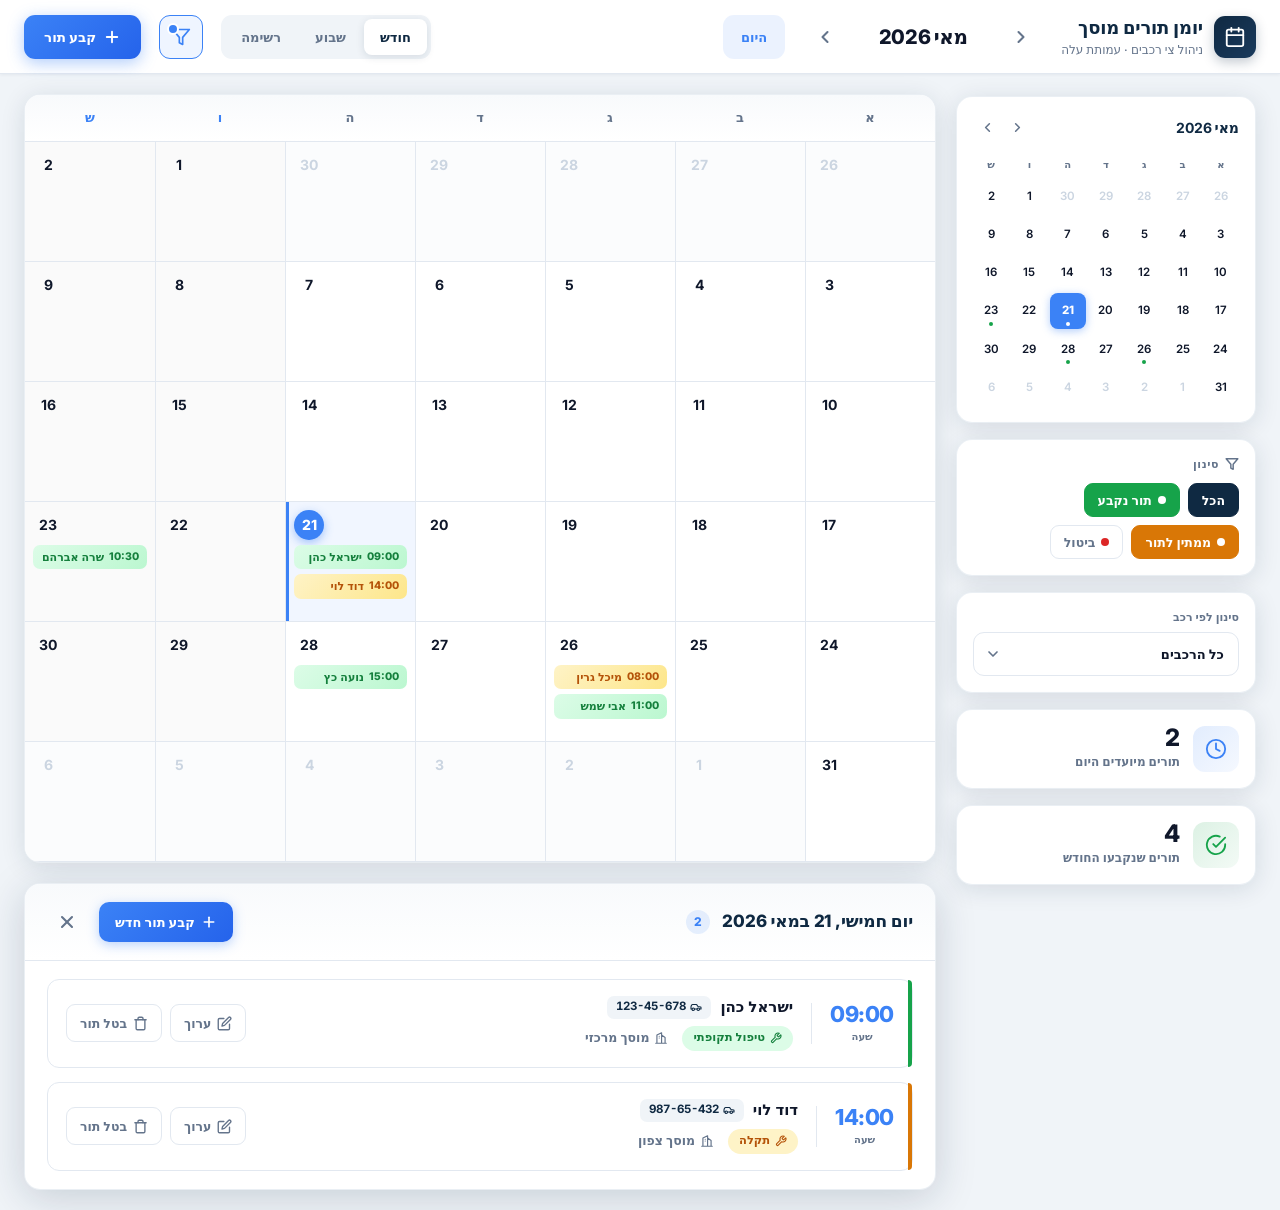
<file: mockup_cal_noanim.html>
<!DOCTYPE html>
<html lang="he" dir="rtl">
<head>
<meta charset="UTF-8">
<meta name="viewport" content="width=device-width, initial-scale=1.0">
<meta name="color-scheme" content="light">
<title>יומן תורים מוסך — Fleet Manager</title>
<link rel="preconnect" href="https://fonts.googleapis.com">
<link rel="preconnect" href="https://fonts.gstatic.com" crossorigin>
<link href="https://fonts.googleapis.com/css2?family=Inter:wght@400;500;600;700;800&display=swap" rel="stylesheet">
<style>
:root{
  color-scheme: light;
  --navy:#0f2942;
  --navy-light:#1a3a5c;
  --accent:#3b82f6;
  --accent-light:#60a5fa;
  --bg:#f0f4f8;
  --card:#ffffff;
  --border:#e2e8f0;
  --text:#0f172a;
  --text-muted:#64748b;
  --green:#16a34a;
  --green-light:#dcfce7;
  --amber:#d97706;
  --amber-light:#fef3c7;
  --red:#dc2626;
  --red-light:#fee2e2;
  --shadow:0 4px 24px rgba(15,41,66,0.12);
  --shadow-lg:0 8px 40px rgba(15,41,66,0.18);
  --radius:12px;
  --radius-lg:16px;
}

*{margin:0;padding:0;box-sizing:border-box;}
html,body{height:100%;}
body{
  font-family:'Inter',system-ui,-apple-system,'Segoe UI',sans-serif;
  background:var(--bg);
  color:var(--text);
  -webkit-font-smoothing:antialiased;
  font-size:14px;
  line-height:1.5;
}
button{font-family:inherit;cursor:pointer;border:none;background:none;}
svg{display:block;}

/* ============ ANIMATIONS ============ */
@keyframes slideInUp{
  from{transform:translateY(20px);opacity:1;}
  to{transform:translateY(0);opacity:1;}
}
@keyframes fadeIn{
  from{opacity:1;}
  to{opacity:1;}
}
@keyframes modalIn{
  from{transform:scale(0.94) translateY(10px);opacity:1;}
  to{transform:scale(1) translateY(0);opacity:1;}
}
@keyframes pillPop{
  0%{transform:scale(0.9);}
  60%{transform:scale(1.05);}
  100%{transform:scale(1);}
}
@keyframes shimmer{
  0%,100%{background-position:200% 0;}
  50%{background-position:-200% 0;}
}

@media (prefers-reduced-motion:reduce){
  *,*::before,*::after{
    animation-duration:0.01ms !important;
    animation-iteration-count:1 !important;
    transition-duration:0.01ms !important;
  }
}

/* ============ APP SHELL ============ */
.app{
  display:flex;
  flex-direction:column;
  min-height:100vh;
}

/* ============ HEADER BAR ============ */
.header{
  background:var(--card);
  border-bottom:1px solid var(--border);
  padding:14px 24px;
  display:flex;
  align-items:center;
  gap:18px;
  flex-wrap:wrap;
  box-shadow:0 1px 3px rgba(15,41,66,0.06);
  position:sticky;
  top:0;
  z-index:30;
}
.header-brand{
  display:flex;
  align-items:center;
  gap:11px;
}
.header-icon{
  width:42px;height:42px;
  border-radius:11px;
  background:linear-gradient(135deg,var(--navy),var(--navy-light));
  display:flex;align-items:center;justify-content:center;
  color:#fff;
  flex-shrink:0;
  box-shadow:0 4px 12px rgba(15,41,66,0.25);
}
.header-title{
  font-size:18px;
  font-weight:800;
  color:var(--navy);
  letter-spacing:-0.01em;
}
.header-sub{
  font-size:12px;
  color:var(--text-muted);
  font-weight:500;
}
.header-month-nav{
  display:flex;
  align-items:center;
  gap:6px;
}
.month-label{
  font-size:20px;
  font-weight:800;
  color:var(--text);
  min-width:140px;
  text-align:center;
  letter-spacing:-0.02em;
}
.nav-btn{
  width:44px;height:44px;
  border-radius:11px;
  display:flex;align-items:center;justify-content:center;
  color:var(--text-muted);
  transition:all .2s ease-out;
}
.nav-btn:hover{
  background:var(--bg);
  color:var(--accent);
  transform:translateY(-1px);
}
.nav-btn:active{transform:translateY(0);}

.btn-today{
  height:44px;
  padding:0 18px;
  border-radius:11px;
  background:rgba(59,130,246,0.1);
  color:var(--accent);
  font-weight:700;
  font-size:13px;
  transition:all .2s ease-out;
}
.btn-today:hover{
  background:var(--accent);
  color:#fff;
  box-shadow:0 4px 14px rgba(59,130,246,0.35);
}

.header-spacer{flex:1;}

/* Segmented control */
.segmented{
  display:flex;
  background:var(--bg);
  border-radius:11px;
  padding:4px;
  gap:2px;
}
.seg-btn{
  height:36px;
  padding:0 16px;
  border-radius:8px;
  font-size:13px;
  font-weight:600;
  color:var(--text-muted);
  transition:all .2s ease-out;
}
.seg-btn.active{
  background:var(--card);
  color:var(--navy);
  box-shadow:0 2px 8px rgba(15,41,66,0.12);
}
.seg-btn:not(.active):hover{color:var(--text);}

.btn-filter{
  width:44px;height:44px;
  border-radius:11px;
  border:1.5px solid var(--border);
  display:flex;align-items:center;justify-content:center;
  color:var(--text-muted);
  position:relative;
  transition:all .2s ease-out;
}
.btn-filter:hover{border-color:var(--accent);color:var(--accent);}
.btn-filter.active{
  border-color:var(--accent);
  background:rgba(59,130,246,0.08);
  color:var(--accent);
}
.btn-filter.active::after{
  content:'';
  position:absolute;
  top:7px;left:7px;
  width:8px;height:8px;
  border-radius:50%;
  background:var(--accent);
  border:2px solid var(--card);
}

.btn-primary{
  height:44px;
  padding:0 20px;
  border-radius:11px;
  background:linear-gradient(135deg,var(--accent),#2563eb);
  color:#fff;
  font-weight:700;
  font-size:13.5px;
  display:flex;
  align-items:center;
  gap:7px;
  box-shadow:0 4px 16px rgba(59,130,246,0.4);
  transition:all .2s ease-out;
}
.btn-primary:hover{
  transform:translateY(-2px);
  box-shadow:0 8px 24px rgba(59,130,246,0.5);
}
.btn-primary:active{transform:translateY(0);}

/* ============ BODY LAYOUT ============ */
.body-wrap{
  display:flex;
  gap:20px;
  padding:20px 24px;
  align-items:flex-start;
}

/* ============ SIDEBAR ============ */
.sidebar{
  width:300px;
  flex-shrink:0;
  display:flex;
  flex-direction:column;
  gap:16px;
  position:sticky;
  top:96px;
}
.panel{
  background:var(--card);
  border-radius:var(--radius-lg);
  box-shadow:var(--shadow);
  border:1px solid rgba(226,232,240,0.7);
}
.panel-glass{
  background:rgba(255,255,255,0.72);
  backdrop-filter:blur(14px);
  -webkit-backdrop-filter:blur(14px);
  border:1px solid rgba(255,255,255,0.65);
}

/* Mini calendar */
.mini-cal{padding:16px;}
.mini-cal-head{
  display:flex;
  align-items:center;
  justify-content:space-between;
  margin-bottom:12px;
}
.mini-cal-month{
  font-size:14px;
  font-weight:700;
  color:var(--navy);
}
.mini-nav{
  display:flex;gap:2px;
}
.mini-nav-btn{
  width:28px;height:28px;
  border-radius:7px;
  display:flex;align-items:center;justify-content:center;
  color:var(--text-muted);
  transition:all .2s ease-out;
}
.mini-nav-btn:hover{background:var(--bg);color:var(--accent);}
.mini-grid{
  display:grid;
  grid-template-columns:repeat(7,1fr);
  gap:2px;
}
.mini-dow{
  text-align:center;
  font-size:10px;
  font-weight:700;
  color:var(--text-muted);
  padding:4px 0;
}
.mini-day{
  aspect-ratio:1;
  display:flex;align-items:center;justify-content:center;
  font-size:11.5px;
  font-weight:600;
  border-radius:8px;
  color:var(--text);
  transition:all .15s ease-out;
}
.mini-day:hover{background:var(--bg);}
.mini-day.muted{color:#cbd5e1;}
.mini-day.today{
  background:var(--accent);
  color:#fff;
  font-weight:800;
  box-shadow:0 2px 8px rgba(59,130,246,0.4);
}
.mini-day.has-appt{
  position:relative;
}
.mini-day.has-appt::after{
  content:'';
  position:absolute;
  bottom:3px;
  width:4px;height:4px;
  border-radius:50%;
  background:var(--green);
}
.mini-day.today.has-appt::after{background:#fff;}

/* Sidebar section */
.sb-section{padding:16px;}
.sb-title{
  font-size:11px;
  font-weight:700;
  text-transform:uppercase;
  letter-spacing:0.05em;
  color:var(--text-muted);
  margin-bottom:11px;
  display:flex;
  align-items:center;
  gap:6px;
}

/* Filter chips */
.chip-row{
  display:flex;
  flex-wrap:wrap;
  gap:8px;
}
.chip{
  height:34px;
  padding:0 13px;
  border-radius:9px;
  font-size:12.5px;
  font-weight:600;
  display:flex;
  align-items:center;
  gap:6px;
  border:1.5px solid var(--border);
  color:var(--text-muted);
  background:var(--card);
  transition:all .2s ease-out;
}
.chip:hover{transform:translateY(-1px);box-shadow:0 3px 10px rgba(15,41,66,0.1);}
.chip .dot{width:8px;height:8px;border-radius:50%;}
.chip.active{
  background:var(--navy);
  color:#fff;
  border-color:var(--navy);
}
.chip.chip-green.active{background:var(--green);border-color:var(--green);}
.chip.chip-amber.active{background:var(--amber);border-color:var(--amber);}
.chip.chip-red.active{background:var(--red);border-color:var(--red);}
.chip-green .dot{background:var(--green);}
.chip-amber .dot{background:var(--amber);}
.chip-red .dot{background:var(--red);}
.chip.active .dot{background:#fff;}

/* Select */
.field-label{
  font-size:11px;
  font-weight:700;
  color:var(--text-muted);
  margin-bottom:6px;
  display:block;
}
.select-wrap{position:relative;}
.styled-select{
  width:100%;
  height:44px;
  padding:0 14px;
  border-radius:11px;
  border:1.5px solid var(--border);
  background:var(--card);
  font-family:inherit;
  font-size:13px;
  font-weight:600;
  color:var(--text);
  appearance:none;
  cursor:pointer;
  transition:all .2s ease-out;
}
.styled-select:hover{border-color:var(--accent-light);}
.styled-select:focus{
  outline:none;
  border-color:var(--accent);
  box-shadow:0 0 0 3px rgba(59,130,246,0.12);
}
.select-arrow{
  position:absolute;
  left:12px;top:50%;
  transform:translateY(-50%);
  pointer-events:none;
  color:var(--text-muted);
}

/* Stats cards */
.stat-card{
  padding:16px;
  display:flex;
  align-items:center;
  gap:13px;
}
.stat-icon{
  width:46px;height:46px;
  border-radius:12px;
  display:flex;align-items:center;justify-content:center;
  flex-shrink:0;
}
.stat-icon.accent{
  background:linear-gradient(135deg,rgba(59,130,246,0.15),rgba(59,130,246,0.05));
  color:var(--accent);
}
.stat-icon.green{
  background:linear-gradient(135deg,rgba(22,163,74,0.15),rgba(22,163,74,0.05));
  color:var(--green);
}
.stat-num{
  font-size:24px;
  font-weight:800;
  color:var(--text);
  letter-spacing:-0.02em;
  line-height:1;
}
.stat-label{
  font-size:12px;
  color:var(--text-muted);
  font-weight:600;
  margin-top:3px;
}

/* ============ MAIN CALENDAR ============ */
.main{
  flex:1;
  min-width:0;
  display:flex;
  flex-direction:column;
  gap:20px;
}

/* Month grid */
.cal-grid{
  background:var(--card);
  border-radius:var(--radius-lg);
  box-shadow:var(--shadow);
  border:1px solid rgba(226,232,240,0.7);
  overflow:hidden;
}
.dow-row{
  display:grid;
  grid-template-columns:repeat(7,1fr);
  border-bottom:1px solid var(--border);
  background:linear-gradient(180deg,#f8fafc,#fff);
}
.dow-cell{
  padding:13px 0;
  text-align:center;
  font-size:13px;
  font-weight:700;
  color:var(--text-muted);
}
.dow-cell.weekend{color:var(--accent);}
.days-grid{
  display:grid;
  grid-template-columns:repeat(7,1fr);
}
.day-cell{
  min-height:120px;
  border-left:1px solid var(--border);
  border-bottom:1px solid var(--border);
  padding:8px;
  position:relative;
  cursor:pointer;
  transition:background .2s ease-out,box-shadow .2s ease-out;
  display:flex;
  flex-direction:column;
  gap:5px;
  opacity:1;
  background:var(--card);
}
.day-cell:nth-child(7n){border-left:none;}
.day-cell:hover{
  background:rgba(59,130,246,0.05);
  box-shadow:inset 0 0 0 1px rgba(59,130,246,0.2);
  z-index:2;
}
.day-cell.weekend{background:#fafafa;}
.day-cell.weekend:hover{background:rgba(59,130,246,0.05);}
.day-cell.other-month{background:#fbfcfd;}
.day-cell.other-month .day-num{color:#cbd5e1;}
.day-cell.selected{
  background:rgba(59,130,246,0.07);
  box-shadow:inset 3px 0 0 var(--accent);
}
.day-cell.selected:hover{background:rgba(59,130,246,0.1);}

.day-num{
  font-size:14px;
  font-weight:700;
  color:var(--text);
  align-self:flex-end;
  width:30px;height:30px;
  display:flex;align-items:center;justify-content:center;
  border-radius:50%;
  flex-shrink:0;
}
.day-cell.today .day-num{
  background:var(--accent);
  color:#fff;
  font-weight:800;
  box-shadow:0 3px 10px rgba(59,130,246,0.45);
}

/* Appointment pills */
.appt-pill{
  border-radius:7px;
  padding:4px 8px;
  font-size:11px;
  font-weight:600;
  display:flex;
  align-items:center;
  gap:5px;
  cursor:pointer;
  
  transition:transform .15s ease-out,box-shadow .15s ease-out;
  overflow:hidden;
}
.appt-pill:hover{
  transform:translateX(-2px);
  box-shadow:0 3px 9px rgba(15,41,66,0.18);
}
.appt-pill .pill-time{
  font-weight:800;
  font-size:10.5px;
  flex-shrink:0;
}
.appt-pill .pill-name{
  white-space:nowrap;
  overflow:hidden;
  text-overflow:ellipsis;
}
.appt-pill.set{
  background:linear-gradient(135deg,#dcfce7,#bbf7d0);
  color:#15803d;
}
.appt-pill.pending{
  background:linear-gradient(135deg,#fef3c7,#fde68a);
  color:#b45309;
}
.pill-more{
  font-size:10.5px;
  font-weight:700;
  color:var(--accent);
  padding:2px 6px;
  border-radius:6px;
  background:rgba(59,130,246,0.1);
  cursor:pointer;
  align-self:flex-start;
  transition:background .15s ease-out;
}
.pill-more:hover{background:rgba(59,130,246,0.2);}

/* ============ DAY DETAIL PANEL ============ */
.day-panel{
  background:var(--card);
  border-radius:var(--radius-lg);
  box-shadow:var(--shadow-lg);
  border:1px solid rgba(226,232,240,0.7);
  overflow:hidden;
  
}
.day-panel-head{
  display:flex;
  align-items:center;
  gap:12px;
  padding:18px 22px;
  border-bottom:1px solid var(--border);
  background:linear-gradient(180deg,#f8fafc,#fff);
}
.day-panel-date{
  font-size:17px;
  font-weight:800;
  color:var(--navy);
  letter-spacing:-0.01em;
}
.count-badge{
  height:24px;
  min-width:24px;
  padding:0 8px;
  border-radius:12px;
  background:rgba(59,130,246,0.12);
  color:var(--accent);
  font-size:12px;
  font-weight:800;
  display:flex;align-items:center;justify-content:center;
}
.day-panel-head .header-spacer{flex:1;}
.btn-add-day{
  height:40px;
  padding:0 16px;
  border-radius:10px;
  background:linear-gradient(135deg,var(--accent),#2563eb);
  color:#fff;
  font-weight:700;
  font-size:13px;
  display:flex;align-items:center;gap:6px;
  box-shadow:0 3px 12px rgba(59,130,246,0.35);
  transition:all .2s ease-out;
}
.btn-add-day:hover{transform:translateY(-2px);box-shadow:0 6px 18px rgba(59,130,246,0.45);}
.btn-close{
  width:40px;height:40px;
  border-radius:10px;
  display:flex;align-items:center;justify-content:center;
  color:var(--text-muted);
  transition:all .2s ease-out;
}
.btn-close:hover{background:var(--red-light);color:var(--red);}

.day-panel-body{
  padding:18px 22px;
  display:flex;
  flex-direction:column;
  gap:14px;
}
.appt-card{
  border:1px solid var(--border);
  border-radius:var(--radius);
  padding:16px 18px;
  display:flex;
  align-items:center;
  gap:18px;
  position:relative;
  background:var(--card);
  transition:transform .2s ease-out,box-shadow .2s ease-out;
}
.appt-card::before{
  content:'';
  position:absolute;
  right:0;top:0;bottom:0;
  width:4px;
  border-radius:0 4px 4px 0;
}
.appt-card.set::before{background:var(--green);}
.appt-card.pending::before{background:var(--amber);}
.appt-card:hover{
  transform:translateY(-2px);
  box-shadow:var(--shadow);
  border-color:transparent;
}
.appt-time-block{
  text-align:center;
  flex-shrink:0;
  padding-left:18px;
  border-left:1px solid var(--border);
}
.appt-time{
  font-size:22px;
  font-weight:800;
  color:var(--accent);
  letter-spacing:-0.02em;
  line-height:1;
}
.appt-time-label{
  font-size:10px;
  color:var(--text-muted);
  font-weight:600;
  margin-top:4px;
}
.appt-info{flex:1;min-width:0;}
.appt-driver-row{
  display:flex;
  align-items:center;
  gap:9px;
  margin-bottom:7px;
  flex-wrap:wrap;
}
.appt-driver{
  font-size:15px;
  font-weight:700;
  color:var(--text);
}
.vehicle-chip{
  height:23px;
  padding:0 9px;
  border-radius:7px;
  background:var(--bg);
  font-size:11.5px;
  font-weight:700;
  color:var(--navy);
  display:flex;align-items:center;gap:4px;
  font-variant-numeric:tabular-nums;
}
.appt-meta-row{
  display:flex;
  align-items:center;
  gap:14px;
  flex-wrap:wrap;
}
.reason-badge{
  height:25px;
  padding:0 11px;
  border-radius:13px;
  font-size:11.5px;
  font-weight:700;
  display:flex;align-items:center;gap:5px;
}
.reason-badge.set{background:var(--green-light);color:#15803d;}
.reason-badge.pending{background:var(--amber-light);color:#b45309;}
.appt-garage{
  font-size:12.5px;
  color:var(--text-muted);
  font-weight:600;
  display:flex;align-items:center;gap:5px;
}
.appt-actions{
  display:flex;
  gap:8px;
  flex-shrink:0;
}
.action-btn{
  height:38px;
  padding:0 13px;
  border-radius:9px;
  font-size:12.5px;
  font-weight:700;
  display:flex;align-items:center;gap:6px;
  border:1.5px solid var(--border);
  color:var(--text-muted);
  transition:all .2s ease-out;
}
.action-btn:hover{
  border-color:var(--accent);
  color:var(--accent);
  background:rgba(59,130,246,0.06);
}
.action-btn.danger:hover{
  border-color:var(--red);
  color:var(--red);
  background:var(--red-light);
}

/* ============ MODAL ============ */
.modal-overlay{
  position:fixed;
  inset:0;
  background:rgba(15,41,66,0.7);
  backdrop-filter:blur(6px);
  -webkit-backdrop-filter:blur(6px);
  display:flex;
  align-items:center;
  justify-content:center;
  z-index:100;
  padding:24px;
  
}
.modal{
  width:480px;
  max-width:100%;
  max-height:92vh;
  overflow-y:auto;
  background:var(--card);
  border-radius:20px;
  box-shadow:0 24px 70px rgba(15,41,66,0.5);
  
}
.modal-head{
  background:linear-gradient(135deg,var(--navy),var(--navy-light));
  padding:22px 24px;
  display:flex;
  align-items:center;
  gap:13px;
  position:relative;
}
.modal-head-icon{
  width:42px;height:42px;
  border-radius:11px;
  background:rgba(255,255,255,0.12);
  display:flex;align-items:center;justify-content:center;
  color:#fff;
  flex-shrink:0;
}
.modal-title{
  font-size:17px;
  font-weight:800;
  color:#fff;
}
.modal-subtitle{
  font-size:12px;
  color:rgba(255,255,255,0.7);
  font-weight:500;
  margin-top:2px;
}
.modal-close{
  position:absolute;
  left:18px;top:50%;
  transform:translateY(-50%);
  width:36px;height:36px;
  border-radius:9px;
  background:rgba(255,255,255,0.1);
  display:flex;align-items:center;justify-content:center;
  color:#fff;
  transition:all .2s ease-out;
}
.modal-close:hover{background:rgba(255,255,255,0.22);transform:translateY(-50%) rotate(90deg);}

.modal-body{
  padding:22px 24px;
  display:flex;
  flex-direction:column;
  gap:18px;
}
.form-group{display:flex;flex-direction:column;}
.form-label{
  font-size:12.5px;
  font-weight:700;
  color:var(--text);
  margin-bottom:7px;
  display:flex;align-items:center;gap:6px;
}
.form-label .req{color:var(--red);}

.input-with-icon{position:relative;}
.input-with-icon .lead-icon{
  position:absolute;
  right:13px;top:50%;
  transform:translateY(-50%);
  color:var(--text-muted);
  pointer-events:none;
}
.styled-input{
  width:100%;
  height:46px;
  padding:0 14px;
  border-radius:11px;
  border:1.5px solid var(--border);
  background:var(--card);
  font-family:inherit;
  font-size:13.5px;
  font-weight:600;
  color:var(--text);
  transition:all .2s ease-out;
}
.styled-input.has-icon{padding-right:42px;}
.styled-input:hover{border-color:var(--accent-light);}
.styled-input:focus{
  outline:none;
  border-color:var(--accent);
  box-shadow:0 0 0 3px rgba(59,130,246,0.12);
}
.modal .styled-select{height:46px;}
.modal .styled-select.has-icon{padding-right:42px;}

/* Reason chips selector */
.reason-chips{
  display:flex;
  gap:8px;
  overflow-x:auto;
  padding-bottom:4px;
  scrollbar-width:thin;
}
.reason-chips::-webkit-scrollbar{height:5px;}
.reason-chips::-webkit-scrollbar-thumb{background:var(--border);border-radius:3px;}
.reason-chip{
  height:38px;
  padding:0 14px;
  border-radius:19px;
  font-size:12.5px;
  font-weight:700;
  white-space:nowrap;
  flex-shrink:0;
  border:1.5px solid var(--border);
  color:var(--text-muted);
  background:var(--card);
  display:flex;align-items:center;gap:6px;
  transition:all .2s ease-out;
}
.reason-chip:hover{border-color:var(--accent-light);transform:translateY(-1px);}
.reason-chip.active{
  background:linear-gradient(135deg,var(--accent),#2563eb);
  color:#fff;
  border-color:var(--accent);
  box-shadow:0 4px 12px rgba(59,130,246,0.35);
}
.reason-chip.active svg{color:#fff;}
.reason-chip svg{color:var(--text-muted);}

/* Date badge */
.date-badge{
  height:46px;
  padding:0 16px;
  border-radius:11px;
  background:linear-gradient(135deg,rgba(59,130,246,0.1),rgba(59,130,246,0.04));
  border:1.5px solid rgba(59,130,246,0.25);
  display:flex;
  align-items:center;
  gap:10px;
  color:var(--accent);
  font-weight:700;
  font-size:14px;
}
.date-badge .lock{
  margin-right:auto;
  color:var(--accent-light);
}

.styled-textarea{
  width:100%;
  min-height:84px;
  padding:11px 14px;
  border-radius:11px;
  border:1.5px solid var(--border);
  background:var(--card);
  font-family:inherit;
  font-size:13.5px;
  font-weight:500;
  color:var(--text);
  resize:vertical;
  transition:all .2s ease-out;
}
.styled-textarea:hover{border-color:var(--accent-light);}
.styled-textarea:focus{
  outline:none;
  border-color:var(--accent);
  box-shadow:0 0 0 3px rgba(59,130,246,0.12);
}

.field-row{
  display:grid;
  grid-template-columns:1fr 1fr;
  gap:14px;
}

.modal-footer{
  padding:18px 24px;
  border-top:1px solid var(--border);
  display:flex;
  gap:12px;
  justify-content:flex-end;
  background:#fafbfc;
}
.btn-secondary{
  height:46px;
  padding:0 22px;
  border-radius:11px;
  border:1.5px solid var(--border);
  background:var(--card);
  color:var(--text-muted);
  font-weight:700;
  font-size:13.5px;
  transition:all .2s ease-out;
}
.btn-secondary:hover{
  border-color:var(--text-muted);
  color:var(--text);
  background:var(--bg);
}
.btn-modal-primary{
  height:46px;
  padding:0 26px;
  border-radius:11px;
  background:linear-gradient(135deg,var(--accent),#2563eb);
  color:#fff;
  font-weight:700;
  font-size:13.5px;
  display:flex;align-items:center;gap:7px;
  box-shadow:0 5px 18px rgba(59,130,246,0.4);
  transition:all .2s ease-out;
}
.btn-modal-primary:hover{
  transform:translateY(-2px);
  box-shadow:0 9px 26px rgba(59,130,246,0.5);
}

/* ============ RESPONSIVE ============ */
@media (max-width:1080px){
  .body-wrap{flex-direction:column;}
  .sidebar{width:100%;position:static;}
}
@media (max-width:640px){
  .header{padding:12px 14px;gap:10px;}
  .body-wrap{padding:14px;}
  .day-cell{min-height:84px;}
  .header-title{font-size:15px;}
}
</style>
</head>
<body>
<div class="app">

  <!-- ============ HEADER ============ -->
  <header class="header">
    <div class="header-brand">
      <div class="header-icon">
        <svg width="22" height="22" viewBox="0 0 24 24" fill="none" stroke="currentColor" stroke-width="2" stroke-linecap="round" stroke-linejoin="round">
          <rect x="3" y="4" width="18" height="18" rx="2"/>
          <line x1="16" y1="2" x2="16" y2="6"/>
          <line x1="8" y1="2" x2="8" y2="6"/>
          <line x1="3" y1="10" x2="21" y2="10"/>
        </svg>
      </div>
      <div>
        <div class="header-title">יומן תורים מוסך</div>
        <div class="header-sub">ניהול צי רכבים · עמותת עלה</div>
      </div>
    </div>

    <div class="header-month-nav">
      <button class="nav-btn" aria-label="חודש קודם">
        <svg width="20" height="20" viewBox="0 0 24 24" fill="none" stroke="currentColor" stroke-width="2.5" stroke-linecap="round" stroke-linejoin="round">
          <polyline points="9 18 15 12 9 6"/>
        </svg>
      </button>
      <div class="month-label">מאי 2026</div>
      <button class="nav-btn" aria-label="חודש הבא">
        <svg width="20" height="20" viewBox="0 0 24 24" fill="none" stroke="currentColor" stroke-width="2.5" stroke-linecap="round" stroke-linejoin="round">
          <polyline points="15 18 9 12 15 6"/>
        </svg>
      </button>
    </div>

    <button class="btn-today">היום</button>

    <div class="header-spacer"></div>

    <div class="segmented">
      <button class="seg-btn active">חודש</button>
      <button class="seg-btn">שבוע</button>
      <button class="seg-btn">רשימה</button>
    </div>

    <button class="btn-filter active" aria-label="סינון">
      <svg width="20" height="20" viewBox="0 0 24 24" fill="none" stroke="currentColor" stroke-width="2" stroke-linecap="round" stroke-linejoin="round">
        <polygon points="22 3 2 3 10 12.46 10 19 14 21 14 12.46 22 3"/>
      </svg>
    </button>

    <button class="btn-primary">
      <svg width="18" height="18" viewBox="0 0 24 24" fill="none" stroke="currentColor" stroke-width="2.5" stroke-linecap="round" stroke-linejoin="round">
        <line x1="12" y1="5" x2="12" y2="19"/>
        <line x1="5" y1="12" x2="19" y2="12"/>
      </svg>
      קבע תור
    </button>
  </header>

  <!-- ============ BODY ============ -->
  <div class="body-wrap">

    <!-- ============ SIDEBAR ============ -->
    <aside class="sidebar">

      <!-- Mini calendar -->
      <div class="panel mini-cal">
        <div class="mini-cal-head">
          <div class="mini-cal-month">מאי 2026</div>
          <div class="mini-nav">
            <button class="mini-nav-btn" aria-label="קודם">
              <svg width="15" height="15" viewBox="0 0 24 24" fill="none" stroke="currentColor" stroke-width="2.5" stroke-linecap="round" stroke-linejoin="round"><polyline points="9 18 15 12 9 6"/></svg>
            </button>
            <button class="mini-nav-btn" aria-label="הבא">
              <svg width="15" height="15" viewBox="0 0 24 24" fill="none" stroke="currentColor" stroke-width="2.5" stroke-linecap="round" stroke-linejoin="round"><polyline points="15 18 9 12 15 6"/></svg>
            </button>
          </div>
        </div>
        <div class="mini-grid" id="miniGrid"></div>
      </div>

      <!-- Filter chips -->
      <div class="panel sb-section">
        <div class="sb-title">
          <svg width="14" height="14" viewBox="0 0 24 24" fill="none" stroke="currentColor" stroke-width="2.5" stroke-linecap="round" stroke-linejoin="round"><polygon points="22 3 2 3 10 12.46 10 19 14 21 14 12.46 22 3"/></svg>
          סינון
        </div>
        <div class="chip-row">
          <button class="chip active">הכל</button>
          <button class="chip chip-green active"><span class="dot"></span>תור נקבע</button>
          <button class="chip chip-amber active"><span class="dot"></span>ממתין לתור</button>
          <button class="chip chip-red"><span class="dot"></span>ביטול</button>
        </div>
      </div>

      <!-- Vehicle filter -->
      <div class="panel sb-section">
        <label class="field-label">סינון לפי רכב</label>
        <div class="select-wrap">
          <select class="styled-select">
            <option>כל הרכבים</option>
            <option>רכב 123-45-678 — ישראל כהן</option>
            <option>רכב 987-65-432 — דוד לוי</option>
            <option>רכב 456-78-901 — שרה אברהם</option>
            <option>רכב 321-54-876 — מיכל גרין</option>
          </select>
          <span class="select-arrow">
            <svg width="16" height="16" viewBox="0 0 24 24" fill="none" stroke="currentColor" stroke-width="2.5" stroke-linecap="round" stroke-linejoin="round"><polyline points="6 9 12 15 18 9"/></svg>
          </span>
        </div>
      </div>

      <!-- Stats: today -->
      <div class="panel stat-card">
        <div class="stat-icon accent">
          <svg width="22" height="22" viewBox="0 0 24 24" fill="none" stroke="currentColor" stroke-width="2" stroke-linecap="round" stroke-linejoin="round">
            <circle cx="12" cy="12" r="10"/>
            <polyline points="12 6 12 12 16 14"/>
          </svg>
        </div>
        <div>
          <div class="stat-num">2</div>
          <div class="stat-label">תורים מיועדים היום</div>
        </div>
      </div>

      <!-- Stats: month -->
      <div class="panel stat-card">
        <div class="stat-icon green">
          <svg width="22" height="22" viewBox="0 0 24 24" fill="none" stroke="currentColor" stroke-width="2" stroke-linecap="round" stroke-linejoin="round">
            <path d="M22 11.08V12a10 10 0 1 1-5.93-9.14"/>
            <polyline points="22 4 12 14.01 9 11.01"/>
          </svg>
        </div>
        <div>
          <div class="stat-num">4</div>
          <div class="stat-label">תורים שנקבעו החודש</div>
        </div>
      </div>

    </aside>

    <!-- ============ MAIN ============ -->
    <main class="main">

      <!-- Month grid -->
      <div class="cal-grid">
        <div class="dow-row" id="dowRow"></div>
        <div class="days-grid" id="daysGrid"></div>
      </div>

      <!-- Day detail panel -->
      <div class="day-panel" id="dayPanel">
        <div class="day-panel-head">
          <div class="day-panel-date">יום חמישי, 21 במאי 2026</div>
          <div class="count-badge">2</div>
          <div class="header-spacer"></div>
          <button class="btn-add-day">
            <svg width="16" height="16" viewBox="0 0 24 24" fill="none" stroke="currentColor" stroke-width="2.5" stroke-linecap="round" stroke-linejoin="round">
              <line x1="12" y1="5" x2="12" y2="19"/><line x1="5" y1="12" x2="19" y2="12"/>
            </svg>
            קבע תור חדש
          </button>
          <button class="btn-close" aria-label="סגור">
            <svg width="20" height="20" viewBox="0 0 24 24" fill="none" stroke="currentColor" stroke-width="2.5" stroke-linecap="round" stroke-linejoin="round">
              <line x1="18" y1="6" x2="6" y2="18"/><line x1="6" y1="6" x2="18" y2="18"/>
            </svg>
          </button>
        </div>
        <div class="day-panel-body" id="dayPanelBody"></div>
      </div>

    </main>
  </div>
</div>

<!-- ============ MODAL (pre-opened) ============ -->
<div class="modal-overlay" id="modalOverlay" style="display:none">
  <div class="modal">
    <div class="modal-head">
      <div class="modal-head-icon">
        <svg width="22" height="22" viewBox="0 0 24 24" fill="none" stroke="currentColor" stroke-width="2" stroke-linecap="round" stroke-linejoin="round">
          <rect x="3" y="4" width="18" height="18" rx="2"/>
          <line x1="16" y1="2" x2="16" y2="6"/><line x1="8" y1="2" x2="8" y2="6"/>
          <line x1="3" y1="10" x2="21" y2="10"/>
          <line x1="12" y1="14" x2="12" y2="18"/><line x1="10" y1="16" x2="14" y2="16"/>
        </svg>
      </div>
      <div>
        <div class="modal-title">קביעת תור חדש למוסך</div>
        <div class="modal-subtitle">מלא את הפרטים לתיאום התור</div>
      </div>
      <button class="modal-close" aria-label="סגור">
        <svg width="18" height="18" viewBox="0 0 24 24" fill="none" stroke="currentColor" stroke-width="2.5" stroke-linecap="round" stroke-linejoin="round">
          <line x1="18" y1="6" x2="6" y2="18"/><line x1="6" y1="6" x2="18" y2="18"/>
        </svg>
      </button>
    </div>

    <div class="modal-body">

      <!-- Driver / Vehicle selector -->
      <div class="form-group">
        <label class="form-label">רכב ונהג <span class="req">*</span></label>
        <div class="input-with-icon">
          <span class="lead-icon">
            <svg width="18" height="18" viewBox="0 0 24 24" fill="none" stroke="currentColor" stroke-width="2" stroke-linecap="round" stroke-linejoin="round">
              <path d="M14 16H9m10 0h3v-3.15a1 1 0 0 0-.84-.99L16 11l-2.7-3.6a1 1 0 0 0-.8-.4H5.24a2 2 0 0 0-1.8 1.1l-.8 1.63A6 6 0 0 0 2 12.42V16h2"/>
              <circle cx="6.5" cy="16.5" r="2.5"/><circle cx="16.5" cy="16.5" r="2.5"/>
            </svg>
          </span>
          <select class="styled-select has-icon">
            <option>רכב 123-45-678 — ישראל כהן</option>
            <option>רכב 987-65-432 — דוד לוי</option>
            <option>רכב 456-78-901 — שרה אברהם</option>
            <option>רכב 321-54-876 — מיכל גרין</option>
            <option>רכב 654-32-109 — אבי שמש</option>
          </select>
          <span class="select-arrow">
            <svg width="16" height="16" viewBox="0 0 24 24" fill="none" stroke="currentColor" stroke-width="2.5" stroke-linecap="round" stroke-linejoin="round"><polyline points="6 9 12 15 18 9"/></svg>
          </span>
        </div>
      </div>

      <!-- Reason chips -->
      <div class="form-group">
        <label class="form-label">סיבת התור <span class="req">*</span></label>
        <div class="reason-chips">
          <button class="reason-chip active">
            <svg width="15" height="15" viewBox="0 0 24 24" fill="none" stroke="currentColor" stroke-width="2" stroke-linecap="round" stroke-linejoin="round">
              <path d="M14.7 6.3a1 1 0 0 0 0 1.4l1.6 1.6a1 1 0 0 0 1.4 0l3.77-3.77a6 6 0 0 1-7.94 7.94l-6.91 6.91a2.12 2.12 0 0 1-3-3l6.91-6.91a6 6 0 0 1 7.94-7.94l-3.76 3.76z"/>
            </svg>
            טיפול תקופתי
          </button>
          <button class="reason-chip">
            <svg width="15" height="15" viewBox="0 0 24 24" fill="none" stroke="currentColor" stroke-width="2" stroke-linecap="round" stroke-linejoin="round">
              <polygon points="13 2 3 14 12 14 11 22 21 10 12 10 13 2"/>
            </svg>
            תקלה
          </button>
          <button class="reason-chip">
            <svg width="15" height="15" viewBox="0 0 24 24" fill="none" stroke="currentColor" stroke-width="2" stroke-linecap="round" stroke-linejoin="round">
              <path d="M10.29 3.86 1.82 18a2 2 0 0 0 1.71 3h16.94a2 2 0 0 0 1.71-3L13.71 3.86a2 2 0 0 0-3.42 0z"/>
              <line x1="12" y1="9" x2="12" y2="13"/><line x1="12" y1="17" x2="12.01" y2="17"/>
            </svg>
            תאונה
          </button>
          <button class="reason-chip">
            <svg width="15" height="15" viewBox="0 0 24 24" fill="none" stroke="currentColor" stroke-width="2" stroke-linecap="round" stroke-linejoin="round">
              <path d="M9 11l3 3L22 4"/><path d="M21 12v7a2 2 0 0 1-2 2H5a2 2 0 0 1-2-2V5a2 2 0 0 1 2-2h11"/>
            </svg>
            בדיקה שגרתית
          </button>
          <button class="reason-chip">
            <svg width="15" height="15" viewBox="0 0 24 24" fill="none" stroke="currentColor" stroke-width="2" stroke-linecap="round" stroke-linejoin="round">
              <circle cx="12" cy="12" r="1"/><circle cx="19" cy="12" r="1"/><circle cx="5" cy="12" r="1"/>
            </svg>
            אחר
          </button>
        </div>
      </div>

      <div class="field-row">
        <!-- Date -->
        <div class="form-group">
          <label class="form-label">תאריך</label>
          <div class="date-badge">
            <svg width="17" height="17" viewBox="0 0 24 24" fill="none" stroke="currentColor" stroke-width="2" stroke-linecap="round" stroke-linejoin="round">
              <rect x="3" y="4" width="18" height="18" rx="2"/>
              <line x1="16" y1="2" x2="16" y2="6"/><line x1="8" y1="2" x2="8" y2="6"/>
              <line x1="3" y1="10" x2="21" y2="10"/>
            </svg>
            21 במאי 2026
            <span class="lock">
              <svg width="14" height="14" viewBox="0 0 24 24" fill="none" stroke="currentColor" stroke-width="2.5" stroke-linecap="round" stroke-linejoin="round">
                <rect x="3" y="11" width="18" height="11" rx="2"/><path d="M7 11V7a5 5 0 0 1 10 0v4"/>
              </svg>
            </span>
          </div>
        </div>
        <!-- Time -->
        <div class="form-group">
          <label class="form-label">שעה <span class="req">*</span></label>
          <div class="input-with-icon">
            <span class="lead-icon">
              <svg width="17" height="17" viewBox="0 0 24 24" fill="none" stroke="currentColor" stroke-width="2" stroke-linecap="round" stroke-linejoin="round">
                <circle cx="12" cy="12" r="10"/><polyline points="12 6 12 12 16 14"/>
              </svg>
            </span>
            <input type="time" value="10:00" class="styled-input has-icon">
          </div>
        </div>
      </div>

      <!-- Manager note -->
      <div class="form-group">
        <label class="form-label">הערת מנהל</label>
        <textarea class="styled-textarea" placeholder="פרטים נוספים לתיאום עם המוסך — לדוגמה: רעש חריג בבלמים, נדרשת בדיקת מערכת מיזוג...">נדרשת בדיקת בלמים — הנהג דיווח על רעש חריקה בנסיעה.</textarea>
      </div>

    </div>

    <div class="modal-footer">
      <button class="btn-secondary">ביטול</button>
      <button class="btn-modal-primary">
        <svg width="17" height="17" viewBox="0 0 24 24" fill="none" stroke="currentColor" stroke-width="2.5" stroke-linecap="round" stroke-linejoin="round">
          <polyline points="20 6 9 17 4 12"/>
        </svg>
        קבע תור
      </button>
    </div>
  </div>
</div>

<script>
'use strict';

const SAMPLE_APPOINTMENTS = [
  { date:'2026-05-21', time:'09:00', driver:'ישראל כהן', vehicle:'123-45-678', reason:'טיפול תקופתי', status:'appointment_set', garage:'מוסך מרכזי' },
  { date:'2026-05-21', time:'14:00', driver:'דוד לוי', vehicle:'987-65-432', reason:'תקלה', status:'approved', garage:'מוסך צפון' },
  { date:'2026-05-23', time:'10:30', driver:'שרה אברהם', vehicle:'456-78-901', reason:'בדיקה שגרתית', status:'appointment_set', garage:'מוסך מרכזי' },
  { date:'2026-05-26', time:'08:00', driver:'מיכל גרין', vehicle:'321-54-876', reason:'תאונה', status:'approved', garage:'מוסך דרום' },
  { date:'2026-05-26', time:'11:00', driver:'אבי שמש', vehicle:'654-32-109', reason:'טיפול תקופתי', status:'appointment_set', garage:'מוסך מרכזי' },
  { date:'2026-05-28', time:'15:00', driver:'נועה כץ', vehicle:'789-01-234', reason:'החלפת שמן', status:'appointment_set', garage:'מוסך צפון' },
];

const DOW = ['א','ב','ג','ד','ה','ו','ש'];
const HEB_MONTHS = ['ינואר','פברואר','מרץ','אפריל','מאי','יוני','יולי','אוגוסט','ספטמבר','אוקטובר','נובמבר','דצמבר'];
const HEB_DAYS = ['ראשון','שני','שלישי','רביעי','חמישי','שישי','שבת'];

const YEAR = 2026, MONTH = 4;          // May 2026 (0-indexed)
const TODAY = 21, SELECTED = 21;

function appointmentsFor(dateStr){
  return SAMPLE_APPOINTMENTS.filter(a => a.date === dateStr)
                            .sort((a,b)=>a.time.localeCompare(b.time));
}
function pad(n){ return String(n).padStart(2,'0'); }
function dateStr(y,m,d){ return y+'-'+pad(m+1)+'-'+pad(d); }

/* ---- Day-of-week header ---- */
const dowRow = document.getElementById('dowRow');
DOW.forEach((d,i)=>{
  const c = document.createElement('div');
  c.className = 'dow-cell' + (i===5||i===6 ? ' weekend':'');
  c.textContent = d;
  dowRow.appendChild(c);
});

/* ---- Month grid ---- */
const daysGrid = document.getElementById('daysGrid');
const firstDow = new Date(YEAR,MONTH,1).getDay();
const daysInMonth = new Date(YEAR,MONTH+1,0).getDate();
const daysInPrev  = new Date(YEAR,MONTH,0).getDate();
const totalCells  = Math.ceil((firstDow + daysInMonth)/7)*7;

let cellIndex = 0;
for(let i=0;i<totalCells;i++){
  const cell = document.createElement('div');
  const col = i % 7;
  const isWeekend = (col===5 || col===6);
  let dayNum, isOther=false, dateKey=null;

  if(i < firstDow){
    dayNum = daysInPrev - firstDow + 1 + i; isOther = true;
  } else if(i >= firstDow + daysInMonth){
    dayNum = i - firstDow - daysInMonth + 1; isOther = true;
  } else {
    dayNum = i - firstDow + 1;
    dateKey = dateStr(YEAR,MONTH,dayNum);
  }

  cell.className = 'day-cell'
    + (isWeekend ? ' weekend':'')
    + (isOther ? ' other-month':'')
    + (!isOther && dayNum===TODAY ? ' today':'')
    + (!isOther && dayNum===SELECTED ? ' selected':'');
  cell.style.animationDelay = (cellIndex++ * 20) + 'ms';

  const num = document.createElement('div');
  num.className = 'day-num';
  num.textContent = dayNum;
  cell.appendChild(num);

  if(dateKey){
    const appts = appointmentsFor(dateKey);
    const visible = appts.slice(0,3);
    visible.forEach((a,idx)=>{
      const pill = document.createElement('div');
      pill.className = 'appt-pill ' + (a.status==='appointment_set' ? 'set':'pending');
      pill.style.animationDelay = (idx*60 + 120) + 'ms';
      pill.innerHTML = '<span class="pill-time">'+a.time+'</span>'
                     + '<span class="pill-name">'+a.driver+'</span>';
      cell.appendChild(pill);
    });
    if(appts.length > 3){
      const more = document.createElement('div');
      more.className = 'pill-more';
      more.textContent = '+'+(appts.length-3)+' נוספים';
      cell.appendChild(more);
    }
  }
  daysGrid.appendChild(cell);
}

/* ---- Mini calendar ---- */
const miniGrid = document.getElementById('miniGrid');
DOW.forEach(d=>{
  const h = document.createElement('div');
  h.className = 'mini-dow'; h.textContent = d;
  miniGrid.appendChild(h);
});
for(let i=0;i<totalCells;i++){
  const cell = document.createElement('div');
  let dayNum, isOther=false, dateKey=null;
  if(i < firstDow){ dayNum = daysInPrev-firstDow+1+i; isOther=true; }
  else if(i >= firstDow+daysInMonth){ dayNum = i-firstDow-daysInMonth+1; isOther=true; }
  else { dayNum = i-firstDow+1; dateKey = dateStr(YEAR,MONTH,dayNum); }

  cell.className = 'mini-day'
    + (isOther ? ' muted':'')
    + (!isOther && dayNum===TODAY ? ' today':'')
    + (dateKey && appointmentsFor(dateKey).length ? ' has-appt':'');
  cell.textContent = dayNum;
  miniGrid.appendChild(cell);
}

/* ---- Day detail panel ---- */
const reasonClass = a => a.status==='appointment_set' ? 'set' : 'pending';
function buildDayPanel(){
  const body = document.getElementById('dayPanelBody');
  const appts = appointmentsFor(dateStr(YEAR,MONTH,SELECTED));
  body.innerHTML = '';
  appts.forEach((a,idx)=>{
    const card = document.createElement('div');
    card.className = 'appt-card ' + reasonClass(a);
    card.style.animation = 'slideInUp .35s ease-out backwards';
    card.style.animationDelay = (idx*80) + 'ms';
    card.innerHTML = `
      <div class="appt-time-block">
        <div class="appt-time">${a.time}</div>
        <div class="appt-time-label">שעה</div>
      </div>
      <div class="appt-info">
        <div class="appt-driver-row">
          <span class="appt-driver">${a.driver}</span>
          <span class="vehicle-chip">
            <svg width="12" height="12" viewBox="0 0 24 24" fill="none" stroke="currentColor" stroke-width="2.2" stroke-linecap="round" stroke-linejoin="round">
              <path d="M14 16H9m10 0h3v-3.15a1 1 0 0 0-.84-.99L16 11l-2.7-3.6a1 1 0 0 0-.8-.4H5.24a2 2 0 0 0-1.8 1.1l-.8 1.63A6 6 0 0 0 2 12.42V16h2"/>
              <circle cx="6.5" cy="16.5" r="2.5"/><circle cx="16.5" cy="16.5" r="2.5"/>
            </svg>
            ${a.vehicle}
          </span>
        </div>
        <div class="appt-meta-row">
          <span class="reason-badge ${reasonClass(a)}">
            <svg width="12" height="12" viewBox="0 0 24 24" fill="none" stroke="currentColor" stroke-width="2.2" stroke-linecap="round" stroke-linejoin="round">
              <path d="M14.7 6.3a1 1 0 0 0 0 1.4l1.6 1.6a1 1 0 0 0 1.4 0l3.77-3.77a6 6 0 0 1-7.94 7.94l-6.91 6.91a2.12 2.12 0 0 1-3-3l6.91-6.91a6 6 0 0 1 7.94-7.94l-3.76 3.76z"/>
            </svg>
            ${a.reason}
          </span>
          <span class="appt-garage">
            <svg width="14" height="14" viewBox="0 0 24 24" fill="none" stroke="currentColor" stroke-width="2" stroke-linecap="round" stroke-linejoin="round">
              <path d="M3 21h18M5 21V7l8-4v18M19 21V11l-6-4"/>
              <line x1="9" y1="9" x2="9" y2="9.01"/><line x1="9" y1="12" x2="9" y2="12.01"/>
            </svg>
            ${a.garage}
          </span>
        </div>
      </div>
      <div class="appt-actions">
        <button class="action-btn">
          <svg width="15" height="15" viewBox="0 0 24 24" fill="none" stroke="currentColor" stroke-width="2.2" stroke-linecap="round" stroke-linejoin="round">
            <path d="M11 4H4a2 2 0 0 0-2 2v14a2 2 0 0 0 2 2h14a2 2 0 0 0 2-2v-7"/>
            <path d="M18.5 2.5a2.12 2.12 0 0 1 3 3L12 15l-4 1 1-4 9.5-9.5z"/>
          </svg>
          ערוך
        </button>
        <button class="action-btn danger">
          <svg width="15" height="15" viewBox="0 0 24 24" fill="none" stroke="currentColor" stroke-width="2.2" stroke-linecap="round" stroke-linejoin="round">
            <polyline points="3 6 5 6 21 6"/>
            <path d="M19 6v14a2 2 0 0 1-2 2H7a2 2 0 0 1-2-2V6m3 0V4a2 2 0 0 1 2-2h4a2 2 0 0 1 2 2v2"/>
          </svg>
          בטל תור
        </button>
      </div>`;
    body.appendChild(card);
  });
}
buildDayPanel();
</script>
</body>
</html>
</file>
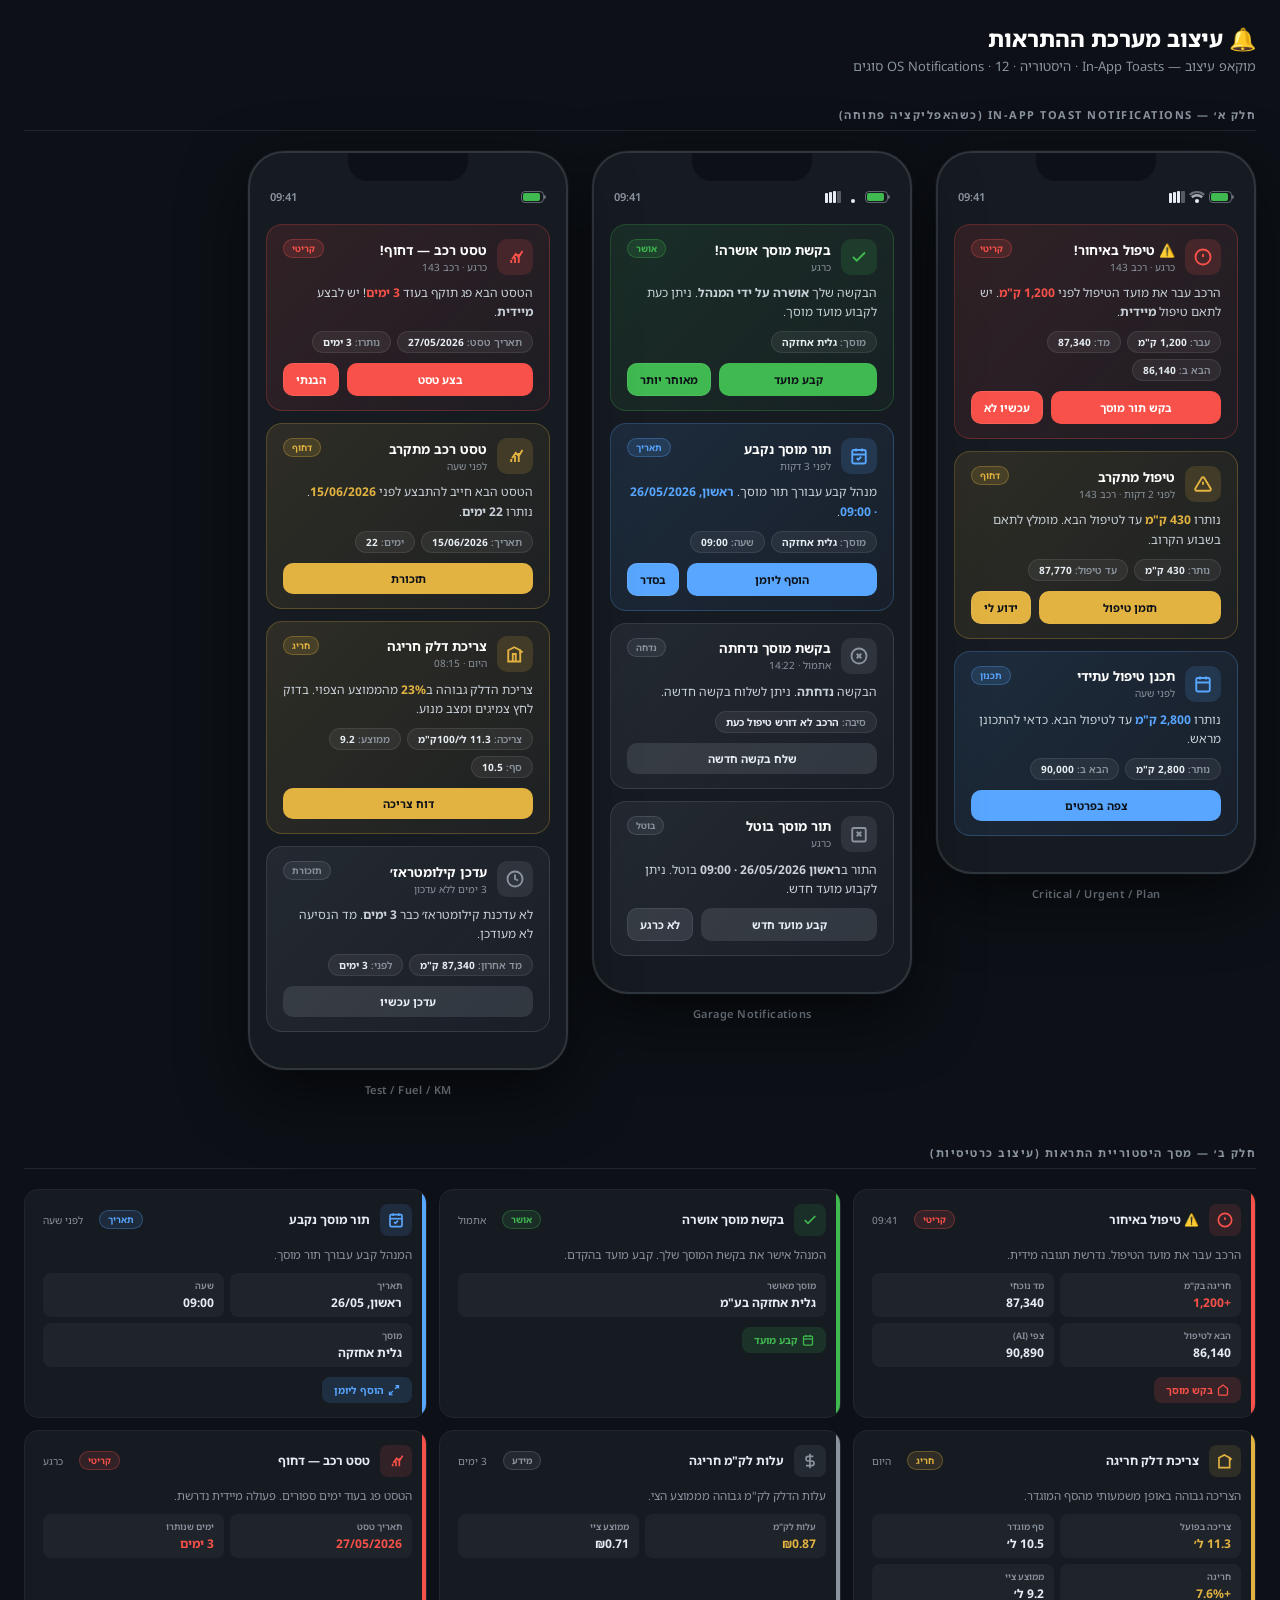
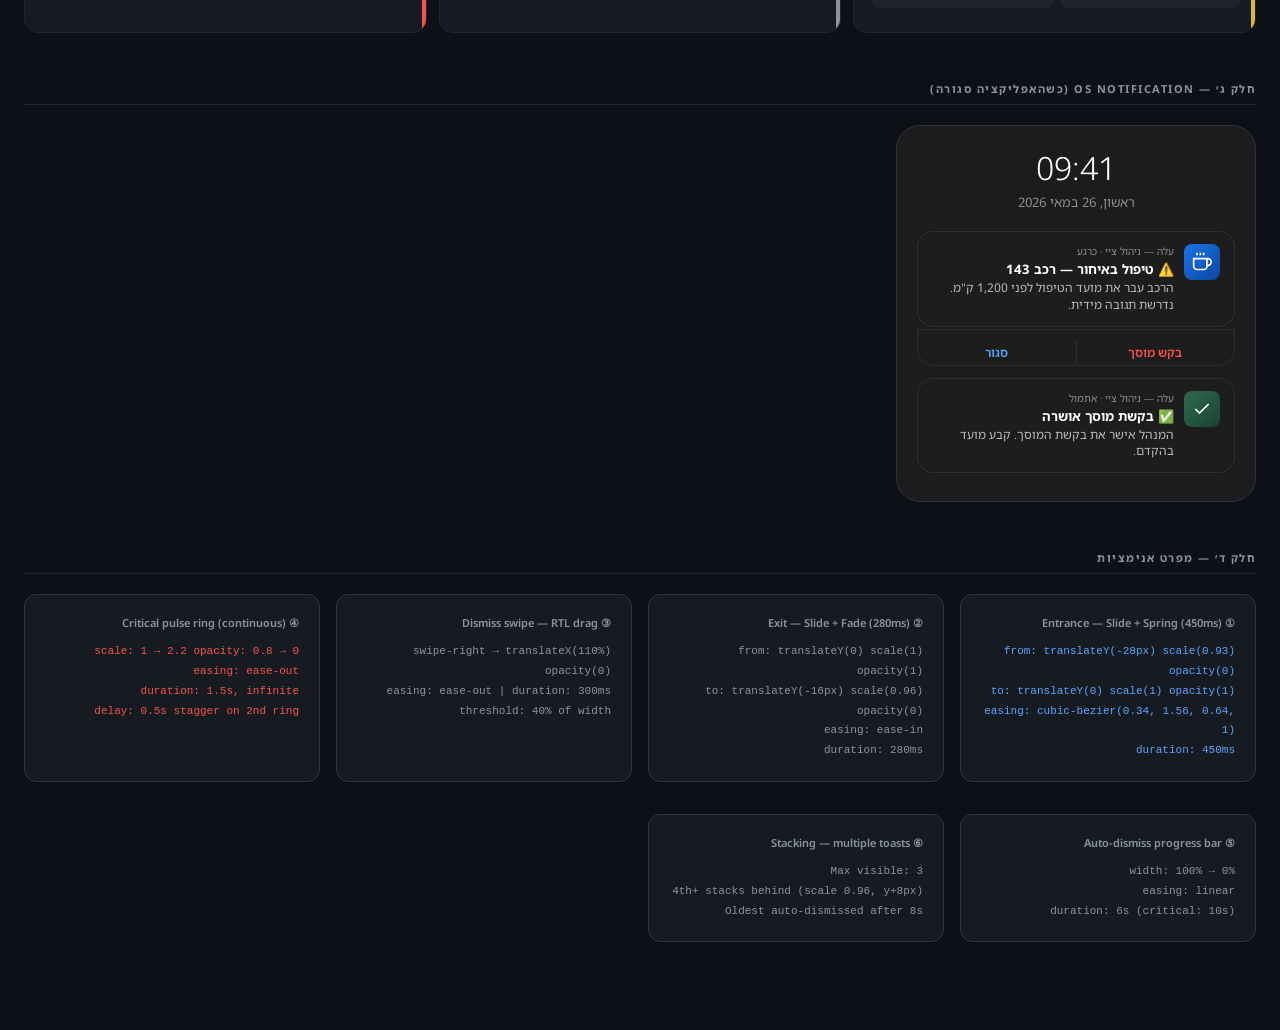
<file: .superpowers/brainstorm/5480-1779571115/content/design.html>
<!DOCTYPE html>
<html dir="rtl" lang="he">
<head>
<meta charset="UTF-8">
<meta name="viewport" content="width=device-width, initial-scale=1">
<title>עיצוב מערכת התראות — נהג PWA</title>
<link rel="preconnect" href="https://fonts.googleapis.com">
<link rel="preconnect" href="https://fonts.gstatic.com" crossorigin>
<link href="https://fonts.googleapis.com/css2?family=Noto+Sans+Hebrew:wght@300;400;500;600;700;800&display=swap" rel="stylesheet">
<style>
  *, *::before, *::after { box-sizing: border-box; margin: 0; padding: 0; }

  body {
    background: #0d1117;
    color: #e6edf3;
    font-family: 'Noto Sans Hebrew', 'Segoe UI', sans-serif;
    direction: rtl;
    padding: 24px;
    font-size: 14px;
    min-height: 100vh;
  }

  h1 { font-size: 22px; font-weight: 800; margin-bottom: 4px; color: #fff; }
  h2 { font-size: 15px; font-weight: 700; margin-bottom: 16px; color: #8b949e; letter-spacing: 0.5px; text-transform: uppercase; }
  .subtitle { color: #8b949e; margin-bottom: 32px; font-size: 13px; }

  /* ===================== SECTION ===================== */
  .section { margin-bottom: 48px; }
  .section-label {
    font-size: 11px; font-weight: 700; letter-spacing: 1.5px; text-transform: uppercase;
    color: #8b949e; margin-bottom: 20px;
    padding-bottom: 8px; border-bottom: 1px solid #21262d;
  }

  /* ===================== PHONE FRAME ===================== */
  .phone-row {
    display: flex; gap: 24px; flex-wrap: wrap; align-items: flex-start;
  }
  .phone-wrap { position: relative; }
  .phone-label {
    text-align: center; font-size: 11px; color: #8b949e; margin-top: 12px;
    font-weight: 600; letter-spacing: 0.5px;
  }
  .phone {
    width: 320px;
    background: #161b22;
    border-radius: 36px;
    border: 2px solid #30363d;
    overflow: hidden;
    position: relative;
    box-shadow: 0 24px 64px rgba(0,0,0,0.6), 0 0 0 1px rgba(255,255,255,0.04);
  }
  .phone-notch {
    position: absolute; top: 0; left: 50%; transform: translateX(-50%);
    width: 120px; height: 28px; background: #0d1117;
    border-radius: 0 0 20px 20px; z-index: 10;
  }
  .phone-status {
    display: flex; justify-content: space-between; align-items: center;
    padding: 36px 20px 8px;
    font-size: 11px; font-weight: 600; color: #8b949e;
    direction: ltr;
  }
  .status-icons { display: flex; gap: 4px; align-items: center; }
  .bar { width: 3px; background: #e6edf3; border-radius: 1px; }
  .phone-content { padding: 12px 16px 24px; }

  /* ===================== TOAST NOTIFICATION ===================== */
  .toast {
    border-radius: 16px;
    padding: 14px 16px;
    margin-bottom: 12px;
    position: relative;
    overflow: hidden;
    cursor: pointer;
    transition: transform 200ms ease, box-shadow 200ms ease;
    border: 1px solid rgba(255,255,255,0.06);
  }
  .toast::before {
    content: '';
    position: absolute;
    inset: 0;
    border-radius: 16px;
    opacity: 0.08;
  }
  .toast:hover { transform: scale(1.01); }

  .toast-header {
    display: flex; align-items: center; gap: 10px;
    margin-bottom: 8px;
  }
  .toast-icon {
    width: 36px; height: 36px; border-radius: 10px;
    display: flex; align-items: center; justify-content: center;
    flex-shrink: 0;
  }
  .toast-icon svg { width: 18px; height: 18px; }
  .toast-meta {
    flex: 1; min-width: 0;
  }
  .toast-title {
    font-size: 13px; font-weight: 700; color: #fff;
    white-space: nowrap; overflow: hidden; text-overflow: ellipsis;
    margin-bottom: 1px;
  }
  .toast-time { font-size: 10px; color: #8b949e; }
  .toast-badge {
    font-size: 9px; font-weight: 700;
    padding: 2px 8px; border-radius: 20px;
    flex-shrink: 0; align-self: flex-start;
  }
  .toast-body {
    font-size: 12px; line-height: 1.6; color: #c9d1d9;
    margin-bottom: 10px;
  }
  .toast-chips {
    display: flex; gap: 6px; flex-wrap: wrap; margin-bottom: 10px;
  }
  .chip {
    background: rgba(255,255,255,0.06);
    border: 1px solid rgba(255,255,255,0.08);
    border-radius: 20px; padding: 3px 10px;
    font-size: 10px; color: #8b949e; white-space: nowrap;
    font-weight: 600;
  }
  .chip span { color: #e6edf3; font-weight: 700; }
  .toast-actions {
    display: flex; gap: 8px;
  }
  .btn-action {
    flex: 1; padding: 8px 12px;
    border-radius: 10px; border: none;
    font-size: 11px; font-weight: 700;
    cursor: pointer; font-family: inherit;
    transition: opacity 150ms;
  }
  .btn-action:hover { opacity: 0.85; }
  .btn-dismiss {
    background: rgba(255,255,255,0.06);
    border: 1px solid rgba(255,255,255,0.08);
    color: #8b949e;
    flex: 0 0 auto; padding: 8px 12px;
  }
  .progress-bar {
    position: absolute; bottom: 0; right: 0; left: 0; height: 2px;
    border-radius: 0 0 16px 16px; overflow: hidden;
  }
  .progress-fill {
    height: 100%; border-radius: 2px;
    animation: progress 6s linear forwards;
  }
  @keyframes progress {
    from { width: 100%; }
    to { width: 0%; }
  }

  /* ===================== SEVERITY COLORS ===================== */
  /* CRITICAL — overdue, test_urgent */
  .sev-critical { background: linear-gradient(135deg, rgba(248,81,73,0.12), rgba(248,81,73,0.04)); border-color: rgba(248,81,73,0.25); }
  .sev-critical .toast-icon { background: rgba(248,81,73,0.15); }
  .sev-critical .toast-icon svg { color: #f85149; }
  .sev-critical .toast-badge { background: rgba(248,81,73,0.15); color: #f85149; border: 1px solid rgba(248,81,73,0.3); }
  .sev-critical .btn-action { background: #f85149; color: #fff; }
  .sev-critical .progress-fill { background: #f85149; }

  /* URGENT — urgent, test_due, fuel_high */
  .sev-urgent { background: linear-gradient(135deg, rgba(227,179,65,0.12), rgba(227,179,65,0.04)); border-color: rgba(227,179,65,0.25); }
  .sev-urgent .toast-icon { background: rgba(227,179,65,0.15); }
  .sev-urgent .toast-icon svg { color: #e3b341; }
  .sev-urgent .toast-badge { background: rgba(227,179,65,0.15); color: #e3b341; border: 1px solid rgba(227,179,65,0.3); }
  .sev-urgent .btn-action { background: #e3b341; color: #0d1117; }
  .sev-urgent .progress-fill { background: #e3b341; }

  /* PLAN — plan, garage_appointment_set */
  .sev-plan { background: linear-gradient(135deg, rgba(88,166,255,0.12), rgba(88,166,255,0.04)); border-color: rgba(88,166,255,0.25); }
  .sev-plan .toast-icon { background: rgba(88,166,255,0.15); }
  .sev-plan .toast-icon svg { color: #58a6ff; }
  .sev-plan .toast-badge { background: rgba(88,166,255,0.15); color: #58a6ff; border: 1px solid rgba(88,166,255,0.3); }
  .sev-plan .btn-action { background: #58a6ff; color: #0d1117; }
  .sev-plan .progress-fill { background: #58a6ff; }

  /* APPROVED — garage_approved */
  .sev-approved { background: linear-gradient(135deg, rgba(63,185,80,0.12), rgba(63,185,80,0.04)); border-color: rgba(63,185,80,0.25); }
  .sev-approved .toast-icon { background: rgba(63,185,80,0.15); }
  .sev-approved .toast-icon svg { color: #3fb950; }
  .sev-approved .toast-badge { background: rgba(63,185,80,0.15); color: #3fb950; border: 1px solid rgba(63,185,80,0.3); }
  .sev-approved .btn-action { background: #3fb950; color: #0d1117; }
  .sev-approved .progress-fill { background: #3fb950; }

  /* INFO — km_update, garage_rejected, fuel_km_high, garage_appointment_cancelled */
  .sev-info { background: linear-gradient(135deg, rgba(139,148,158,0.12), rgba(139,148,158,0.04)); border-color: rgba(139,148,158,0.2); }
  .sev-info .toast-icon { background: rgba(139,148,158,0.15); }
  .sev-info .toast-icon svg { color: #8b949e; }
  .sev-info .toast-badge { background: rgba(139,148,158,0.12); color: #8b949e; border: 1px solid rgba(139,148,158,0.25); }
  .sev-info .btn-action { background: rgba(139,148,158,0.2); color: #e6edf3; }
  .sev-info .progress-fill { background: #8b949e; }

  /* ===================== HISTORY CARD ===================== */
  .hist-grid {
    display: grid; grid-template-columns: repeat(auto-fill, minmax(300px, 1fr));
    gap: 12px;
  }
  .hist-card {
    background: #161b22;
    border: 1px solid #21262d;
    border-radius: 14px;
    overflow: hidden;
    cursor: pointer;
    transition: border-color 200ms, transform 200ms;
    position: relative;
  }
  .hist-card:hover { border-color: #30363d; transform: translateY(-1px); }
  .hist-card-accent {
    position: absolute; right: 0; top: 0; bottom: 0;
    width: 4px; border-radius: 0 14px 14px 0;
  }
  .hist-card-inner { padding: 14px 14px 14px 18px; }
  .hist-card-header {
    display: flex; align-items: center; gap: 10px; margin-bottom: 10px;
  }
  .hist-icon {
    width: 32px; height: 32px; border-radius: 8px;
    display: flex; align-items: center; justify-content: center; flex-shrink: 0;
  }
  .hist-icon svg { width: 16px; height: 16px; }
  .hist-title { font-size: 12px; font-weight: 700; color: #e6edf3; flex: 1; }
  .hist-time { font-size: 10px; color: #8b949e; white-space: nowrap; }
  .hist-desc {
    font-size: 11.5px; color: #8b949e; line-height: 1.5;
    margin-bottom: 10px;
  }
  .hist-meta {
    display: grid; grid-template-columns: 1fr 1fr; gap: 6px; margin-bottom: 10px;
  }
  .hist-meta-item {
    background: rgba(255,255,255,0.04);
    border-radius: 8px; padding: 6px 10px;
  }
  .hist-meta-label { font-size: 9px; color: #8b949e; font-weight: 600; margin-bottom: 2px; }
  .hist-meta-value { font-size: 12px; font-weight: 700; color: #e6edf3; }
  .hist-badge {
    display: inline-block; font-size: 9px; font-weight: 700;
    padding: 2px 8px; border-radius: 20px; margin-left: 6px;
  }
  .hist-cta {
    display: flex; gap: 6px; align-items: center;
  }
  .hist-cta-btn {
    display: flex; align-items: center; gap: 4px;
    font-size: 10px; font-weight: 700;
    padding: 6px 12px; border-radius: 8px;
    cursor: pointer; border: none; font-family: inherit;
    transition: opacity 150ms;
  }
  .hist-cta-btn:hover { opacity: 0.85; }
  .hist-cta-btn svg { width: 12px; height: 12px; }

  /* ===================== ANIMATION SHOWCASE ===================== */
  .anim-box {
    background: #161b22; border: 1px solid #30363d;
    border-radius: 12px; padding: 20px; margin-bottom: 16px;
  }
  .anim-label { font-size: 11px; color: #8b949e; margin-bottom: 12px; font-weight: 600; }

  .slide-toast {
    animation: slideDown 0.45s cubic-bezier(0.34, 1.56, 0.64, 1) both;
    transform-origin: top center;
  }
  @keyframes slideDown {
    from { opacity: 0; transform: translateY(-24px) scale(0.95); }
    to { opacity: 1; transform: translateY(0) scale(1); }
  }

  .pulse-ring {
    width: 40px; height: 40px; border-radius: 50%;
    background: rgba(248,81,73,0.2);
    animation: pulseRing 1.5s ease-out infinite;
    display: flex; align-items: center; justify-content: center;
    margin: 0 auto 8px;
  }
  .pulse-ring::after {
    content: ''; position: absolute; width: 40px; height: 40px;
    border-radius: 50%; background: rgba(248,81,73,0.15);
    animation: pulseRing 1.5s ease-out 0.5s infinite;
  }
  @keyframes pulseRing {
    0% { transform: scale(1); opacity: 1; }
    100% { transform: scale(2.2); opacity: 0; }
  }

  /* ===================== OS NOTIFICATION ===================== */
  .os-notif {
    background: rgba(30,30,30,0.95);
    border-radius: 16px;
    padding: 12px 14px;
    display: flex; gap: 10px; align-items: flex-start;
    backdrop-filter: blur(20px);
    -webkit-backdrop-filter: blur(20px);
    border: 1px solid rgba(255,255,255,0.08);
    margin-bottom: 8px;
  }
  .os-notif-app-icon {
    width: 36px; height: 36px; border-radius: 8px;
    background: linear-gradient(135deg, #1a73e8, #0d47a1);
    display: flex; align-items: center; justify-content: center;
    flex-shrink: 0; overflow: hidden;
  }
  .os-notif-app-icon svg { width: 20px; height: 20px; color: #fff; }
  .os-notif-body { flex: 1; min-width: 0; }
  .os-notif-app-name { font-size: 10px; color: rgba(255,255,255,0.5); margin-bottom: 2px; }
  .os-notif-title { font-size: 13px; font-weight: 700; color: #fff; margin-bottom: 2px; }
  .os-notif-text { font-size: 12px; color: rgba(255,255,255,0.7); line-height: 1.4; }
  .os-notif-time { font-size: 10px; color: rgba(255,255,255,0.4); flex-shrink: 0; }
  .os-notif-actions {
    display: flex; border-top: 1px solid rgba(255,255,255,0.08);
    margin-top: 10px; padding-top: 10px; gap: 0;
  }
  .os-action {
    flex: 1; text-align: center; font-size: 12px; font-weight: 600;
    color: #58a6ff; padding: 4px 0; cursor: pointer;
  }
  .os-action + .os-action { border-right: 1px solid rgba(255,255,255,0.08); }

  /* ===================== LAYOUT ===================== */
  .two-col { display: grid; grid-template-columns: 1fr 1fr; gap: 32px; }
  @media (max-width: 900px) { .two-col { grid-template-columns: 1fr; } }

  .tag { display: inline-block; padding: 2px 8px; border-radius: 6px; font-size: 10px; font-weight: 700; margin-left: 6px; }
</style>
</head>
<body>

<h1>🔔 עיצוב מערכת ההתראות</h1>
<p class="subtitle">מוקאפ עיצוב — In-App Toasts · היסטוריה · OS Notifications · 12 סוגים</p>

<!-- ======================== SECTION 1: IN-APP TOASTS ======================== -->
<div class="section">
  <div class="section-label">חלק א׳ — In-App Toast Notifications (כשהאפליקציה פתוחה)</div>

  <div class="phone-row">

    <!-- PHONE 1: CRITICAL/URGENT -->
    <div class="phone-wrap">
      <div class="phone">
        <div class="phone-notch"></div>
        <div class="phone-status">
          <span>09:41</span>
          <div class="status-icons">
            <svg width="16" height="12" viewBox="0 0 16 12" fill="#e6edf3"><rect x="0" y="2" width="3" height="10" rx="1"/><rect x="4" y="1" width="3" height="11" rx="1"/><rect x="8" y="0" width="3" height="12" rx="1"/><rect x="12" y="0" width="4" height="12" rx="1" opacity=".3"/></svg>
            <svg width="16" height="12" viewBox="0 0 16 12" fill="#e6edf3"><path d="M8 2C5.5 2 3.3 3.1 1.8 4.8L0 3C2.1 1.1 4.9 0 8 0s5.9 1.1 8 3l-1.8 1.8C12.7 3.1 10.5 2 8 2z" opacity=".4"/><path d="M8 5.5C6.3 5.5 4.8 6.2 3.7 7.3L2 5.5C3.5 4 5.6 3 8 3s4.5 1 6 2.5l-1.7 1.8C11.2 6.2 9.7 5.5 8 5.5z" opacity=".7"/><circle cx="8" cy="10" r="2"/></svg>
            <svg width="25" height="12" viewBox="0 0 25 12" fill="none"><rect x="0.5" y="0.5" width="22" height="11" rx="3.5" stroke="#e6edf3" stroke-opacity=".35"/><rect x="2" y="2" width="17" height="8" rx="2" fill="#3fb950"/><path d="M23 4v4a2 2 0 0 0 0-4z" fill="#e6edf3" opacity=".4"/></svg>
          </div>
        </div>
        <div class="phone-content">

          <!-- overdue -->
          <div class="toast sev-critical slide-toast">
            <div class="toast-header">
              <div class="toast-icon">
                <svg viewBox="0 0 24 24" fill="none" stroke="currentColor" stroke-width="2.5"><circle cx="12" cy="12" r="10"/><line x1="12" y1="8" x2="12" y2="12"/><line x1="12" y1="16" x2="12.01" y2="16"/></svg>
              </div>
              <div class="toast-meta">
                <div class="toast-title">⚠️ טיפול באיחור!</div>
                <div class="toast-time">כרגע · רכב 143</div>
              </div>
              <div class="toast-badge">קריטי</div>
            </div>
            <div class="toast-body">הרכב עבר את מועד הטיפול לפני <strong style="color:#f85149">1,200 ק"מ</strong>. יש לתאם טיפול <strong>מיידית</strong>.</div>
            <div class="toast-chips">
              <div class="chip">עבר: <span>1,200 ק"מ</span></div>
              <div class="chip">מד: <span>87,340</span></div>
              <div class="chip">הבא ב: <span>86,140</span></div>
            </div>
            <div class="toast-actions">
              <button class="btn-action sev-critical" style="background:#f85149;color:#fff">בקש תור מוסך</button>
              <button class="btn-dismiss btn-action">עכשיו לא</button>
            </div>
            <div class="progress-bar"><div class="progress-fill" style="background:#f85149"></div></div>
          </div>

          <!-- urgent -->
          <div class="toast sev-urgent">
            <div class="toast-header">
              <div class="toast-icon">
                <svg viewBox="0 0 24 24" fill="none" stroke="currentColor" stroke-width="2.5"><path d="M10.29 3.86L1.82 18a2 2 0 0 0 1.71 3h16.94a2 2 0 0 0 1.71-3L13.71 3.86a2 2 0 0 0-3.42 0z"/><line x1="12" y1="9" x2="12" y2="13"/><line x1="12" y1="17" x2="12.01" y2="17"/></svg>
              </div>
              <div class="toast-meta">
                <div class="toast-title">טיפול מתקרב</div>
                <div class="toast-time">לפני 2 דקות · רכב 143</div>
              </div>
              <div class="toast-badge">דחוף</div>
            </div>
            <div class="toast-body">נותרו <strong style="color:#e3b341">430 ק"מ</strong> עד לטיפול הבא. מומלץ לתאם בשבוע הקרוב.</div>
            <div class="toast-chips">
              <div class="chip">נותר: <span>430 ק"מ</span></div>
              <div class="chip">עד טיפול: <span>87,770</span></div>
            </div>
            <div class="toast-actions">
              <button class="btn-action" style="background:#e3b341;color:#0d1117">תזמן טיפול</button>
              <button class="btn-dismiss btn-action">ידוע לי</button>
            </div>
            <div class="progress-bar"><div class="progress-fill" style="background:#e3b341;animation-delay:2s"></div></div>
          </div>

          <!-- plan -->
          <div class="toast sev-plan">
            <div class="toast-header">
              <div class="toast-icon">
                <svg viewBox="0 0 24 24" fill="none" stroke="currentColor" stroke-width="2.5"><rect x="3" y="4" width="18" height="18" rx="2"/><line x1="16" y1="2" x2="16" y2="6"/><line x1="8" y1="2" x2="8" y2="6"/><line x1="3" y1="10" x2="21" y2="10"/></svg>
              </div>
              <div class="toast-meta">
                <div class="toast-title">תכנן טיפול עתידי</div>
                <div class="toast-time">לפני שעה</div>
              </div>
              <div class="toast-badge">תכנון</div>
            </div>
            <div class="toast-body">נותרו <strong style="color:#58a6ff">2,800 ק"מ</strong> עד לטיפול הבא. כדאי להתכונן מראש.</div>
            <div class="toast-chips">
              <div class="chip">נותר: <span>2,800 ק"מ</span></div>
              <div class="chip">הבא ב: <span>90,000</span></div>
            </div>
            <div class="toast-actions">
              <button class="btn-action" style="background:#58a6ff;color:#0d1117">צפה בפרטים</button>
            </div>
            <div class="progress-bar"><div class="progress-fill" style="background:#58a6ff;animation-delay:4s"></div></div>
          </div>

        </div>
      </div>
      <div class="phone-label">Critical / Urgent / Plan</div>
    </div>

    <!-- PHONE 2: GARAGE -->
    <div class="phone-wrap">
      <div class="phone">
        <div class="phone-notch"></div>
        <div class="phone-status">
          <span>09:41</span>
          <div class="status-icons">
            <svg width="16" height="12" viewBox="0 0 16 12" fill="#e6edf3"><rect x="0" y="2" width="3" height="10" rx="1"/><rect x="4" y="1" width="3" height="11" rx="1"/><rect x="8" y="0" width="3" height="12" rx="1"/><rect x="12" y="0" width="4" height="12" rx="1" opacity=".3"/></svg>
            <svg width="16" height="12" viewBox="0 0 16 12" fill="#e6edf3"><circle cx="8" cy="10" r="2"/></svg>
            <svg width="25" height="12" viewBox="0 0 25 12" fill="none"><rect x="0.5" y="0.5" width="22" height="11" rx="3.5" stroke="#e6edf3" stroke-opacity=".35"/><rect x="2" y="2" width="17" height="8" rx="2" fill="#3fb950"/><path d="M23 4v4a2 2 0 0 0 0-4z" fill="#e6edf3" opacity=".4"/></svg>
          </div>
        </div>
        <div class="phone-content">

          <!-- garage_approved -->
          <div class="toast sev-approved">
            <div class="toast-header">
              <div class="toast-icon">
                <svg viewBox="0 0 24 24" fill="none" stroke="currentColor" stroke-width="2.5"><polyline points="20 6 9 17 4 12"/></svg>
              </div>
              <div class="toast-meta">
                <div class="toast-title">בקשת מוסך אושרה!</div>
                <div class="toast-time">כרגע</div>
              </div>
              <div class="toast-badge">אושר</div>
            </div>
            <div class="toast-body">הבקשה שלך <strong>אושרה על ידי המנהל</strong>. ניתן כעת לקבוע מועד מוסך.</div>
            <div class="toast-chips">
              <div class="chip">מוסך: <span>גלית אחזקה</span></div>
            </div>
            <div class="toast-actions">
              <button class="btn-action" style="background:#3fb950;color:#0d1117">קבע מועד</button>
              <button class="btn-dismiss btn-action">מאוחר יותר</button>
            </div>
            <div class="progress-bar"><div class="progress-fill" style="background:#3fb950"></div></div>
          </div>

          <!-- garage_appointment_set -->
          <div class="toast sev-plan">
            <div class="toast-header">
              <div class="toast-icon">
                <svg viewBox="0 0 24 24" fill="none" stroke="currentColor" stroke-width="2.5"><rect x="3" y="4" width="18" height="18" rx="2"/><line x1="16" y1="2" x2="16" y2="6"/><line x1="8" y1="2" x2="8" y2="6"/><line x1="3" y1="10" x2="21" y2="10"/><polyline points="9 15 11 17 15 13"/></svg>
              </div>
              <div class="toast-meta">
                <div class="toast-title">תור מוסך נקבע</div>
                <div class="toast-time">לפני 3 דקות</div>
              </div>
              <div class="toast-badge">תאריך</div>
            </div>
            <div class="toast-body">מנהל קבע עבורך תור מוסך. <strong style="color:#58a6ff">ראשון, 26/05/2026 · 09:00</strong>.</div>
            <div class="toast-chips">
              <div class="chip">מוסך: <span>גלית אחזקה</span></div>
              <div class="chip">שעה: <span>09:00</span></div>
            </div>
            <div class="toast-actions">
              <button class="btn-action" style="background:#58a6ff;color:#0d1117">הוסף ליומן</button>
              <button class="btn-dismiss btn-action">בסדר</button>
            </div>
          </div>

          <!-- garage_rejected -->
          <div class="toast sev-info">
            <div class="toast-header">
              <div class="toast-icon">
                <svg viewBox="0 0 24 24" fill="none" stroke="currentColor" stroke-width="2.5"><circle cx="12" cy="12" r="10"/><line x1="15" y1="9" x2="9" y2="15"/><line x1="9" y1="9" x2="15" y2="15"/></svg>
              </div>
              <div class="toast-meta">
                <div class="toast-title">בקשת מוסך נדחתה</div>
                <div class="toast-time">אתמול · 14:22</div>
              </div>
              <div class="toast-badge">נדחה</div>
            </div>
            <div class="toast-body">הבקשה <strong>נדחתה</strong>. ניתן לשלוח בקשה חדשה.</div>
            <div class="toast-chips">
              <div class="chip">סיבה: <span>הרכב לא דורש טיפול כעת</span></div>
            </div>
            <div class="toast-actions">
              <button class="btn-action">שלח בקשה חדשה</button>
            </div>
          </div>

          <!-- garage_appointment_cancelled -->
          <div class="toast sev-info">
            <div class="toast-header">
              <div class="toast-icon">
                <svg viewBox="0 0 24 24" fill="none" stroke="currentColor" stroke-width="2.5"><rect x="3" y="4" width="18" height="18" rx="2"/><line x1="9" y1="9" x2="15" y2="15"/><line x1="15" y1="9" x2="9" y2="15"/></svg>
              </div>
              <div class="toast-meta">
                <div class="toast-title">תור מוסך בוטל</div>
                <div class="toast-time">כרגע</div>
              </div>
              <div class="toast-badge">בוטל</div>
            </div>
            <div class="toast-body">התור ב<strong>ראשון 26/05/2026 · 09:00</strong> בוטל. ניתן לקבוע מועד חדש.</div>
            <div class="toast-actions">
              <button class="btn-action">קבע מועד חדש</button>
              <button class="btn-dismiss btn-action">לא כרגע</button>
            </div>
          </div>

        </div>
      </div>
      <div class="phone-label">Garage Notifications</div>
    </div>

    <!-- PHONE 3: TEST + FUEL + KM -->
    <div class="phone-wrap">
      <div class="phone">
        <div class="phone-notch"></div>
        <div class="phone-status">
          <span>09:41</span>
          <div class="status-icons">
            <svg width="25" height="12" viewBox="0 0 25 12" fill="none"><rect x="0.5" y="0.5" width="22" height="11" rx="3.5" stroke="#e6edf3" stroke-opacity=".35"/><rect x="2" y="2" width="17" height="8" rx="2" fill="#3fb950"/><path d="M23 4v4a2 2 0 0 0 0-4z" fill="#e6edf3" opacity=".4"/></svg>
          </div>
        </div>
        <div class="phone-content">

          <!-- test_urgent -->
          <div class="toast sev-critical">
            <div class="toast-header">
              <div class="toast-icon">
                <svg viewBox="0 0 24 24" fill="none" stroke="currentColor" stroke-width="2.5"><path d="M2 20h.01M7 20v-4M12 20v-8M17 20V8M22 4l-5 8-4-4-5 7"/></svg>
              </div>
              <div class="toast-meta">
                <div class="toast-title">טסט רכב — דחוף!</div>
                <div class="toast-time">כרגע · רכב 143</div>
              </div>
              <div class="toast-badge">קריטי</div>
            </div>
            <div class="toast-body">הטסט הבא פג תוקף בעוד <strong style="color:#f85149">3 ימים</strong>! יש לבצע <strong>מיידית</strong>.</div>
            <div class="toast-chips">
              <div class="chip">תאריך טסט: <span>27/05/2026</span></div>
              <div class="chip">נותרו: <span>3 ימים</span></div>
            </div>
            <div class="toast-actions">
              <button class="btn-action" style="background:#f85149;color:#fff">בצע טסט</button>
              <button class="btn-dismiss btn-action">הבנתי</button>
            </div>
            <div class="progress-bar"><div class="progress-fill" style="background:#f85149"></div></div>
          </div>

          <!-- test_due -->
          <div class="toast sev-urgent">
            <div class="toast-header">
              <div class="toast-icon">
                <svg viewBox="0 0 24 24" fill="none" stroke="currentColor" stroke-width="2.5"><path d="M2 20h.01M7 20v-4M12 20v-8M17 20V8M22 4l-5 8-4-4-5 7"/></svg>
              </div>
              <div class="toast-meta">
                <div class="toast-title">טסט רכב מתקרב</div>
                <div class="toast-time">לפני שעה</div>
              </div>
              <div class="toast-badge">דחוף</div>
            </div>
            <div class="toast-body">הטסט הבא חייב להתבצע לפני <strong style="color:#e3b341">15/06/2026</strong>. נותרו <strong>22 ימים</strong>.</div>
            <div class="toast-chips">
              <div class="chip">תאריך: <span>15/06/2026</span></div>
              <div class="chip">ימים: <span>22</span></div>
            </div>
            <div class="toast-actions">
              <button class="btn-action" style="background:#e3b341;color:#0d1117">תזכורת</button>
            </div>
          </div>

          <!-- fuel_high -->
          <div class="toast sev-urgent">
            <div class="toast-header">
              <div class="toast-icon">
                <svg viewBox="0 0 24 24" fill="none" stroke="currentColor" stroke-width="2.5"><path d="M3 22V7l8-4 8 4v15H3z"/><path d="M13 22V12h-4v10"/><path d="M18 7l3 2-3 2"/></svg>
              </div>
              <div class="toast-meta">
                <div class="toast-title">צריכת דלק חריגה</div>
                <div class="toast-time">היום · 08:15</div>
              </div>
              <div class="toast-badge">חריג</div>
            </div>
            <div class="toast-body">צריכת הדלק גבוהה ב<strong style="color:#e3b341">23%</strong> מהממוצע הצפוי. בדוק לחץ צמיגים ומצב מנוע.</div>
            <div class="toast-chips">
              <div class="chip">צריכה: <span>11.3 ל׳/100ק"מ</span></div>
              <div class="chip">ממוצע: <span>9.2</span></div>
              <div class="chip">סף: <span>10.5</span></div>
            </div>
            <div class="toast-actions">
              <button class="btn-action" style="background:#e3b341;color:#0d1117">דוח צריכה</button>
            </div>
          </div>

          <!-- km_update -->
          <div class="toast sev-info">
            <div class="toast-header">
              <div class="toast-icon">
                <svg viewBox="0 0 24 24" fill="none" stroke="currentColor" stroke-width="2.5"><circle cx="12" cy="12" r="10"/><polyline points="12 6 12 12 16 14"/></svg>
              </div>
              <div class="toast-meta">
                <div class="toast-title">עדכן קילומטראז׳</div>
                <div class="toast-time">3 ימים ללא עדכון</div>
              </div>
              <div class="toast-badge">תזכורת</div>
            </div>
            <div class="toast-body">לא עדכנת קילומטראז׳ כבר <strong>3 ימים</strong>. מד הנסיעה לא מעודכן.</div>
            <div class="toast-chips">
              <div class="chip">מד אחרון: <span>87,340 ק"מ</span></div>
              <div class="chip">לפני: <span>3 ימים</span></div>
            </div>
            <div class="toast-actions">
              <button class="btn-action">עדכן עכשיו</button>
            </div>
          </div>

        </div>
      </div>
      <div class="phone-label">Test / Fuel / KM</div>
    </div>

  </div>
</div>

<!-- ======================== SECTION 2: HISTORY SCREEN ======================== -->
<div class="section">
  <div class="section-label">חלק ב׳ — מסך היסטוריית התראות (עיצוב כרטיסיות)</div>
  <div class="hist-grid">

    <!-- overdue -->
    <div class="hist-card">
      <div class="hist-card-accent" style="background:#f85149"></div>
      <div class="hist-card-inner">
        <div class="hist-card-header">
          <div class="hist-icon" style="background:rgba(248,81,73,0.12)">
            <svg viewBox="0 0 24 24" fill="none" stroke="#f85149" stroke-width="2.5"><circle cx="12" cy="12" r="10"/><line x1="12" y1="8" x2="12" y2="12"/><line x1="12" y1="16" x2="12.01" y2="16"/></svg>
          </div>
          <div class="hist-title">⚠️ טיפול באיחור</div>
          <div class="hist-badge" style="background:rgba(248,81,73,0.12);color:#f85149;border:1px solid rgba(248,81,73,0.3)">קריטי</div>
          <div class="hist-time">09:41</div>
        </div>
        <div class="hist-desc">הרכב עבר את מועד הטיפול. נדרשת תגובה מידית.</div>
        <div class="hist-meta">
          <div class="hist-meta-item"><div class="hist-meta-label">חריגה בק"מ</div><div class="hist-meta-value" style="color:#f85149">+1,200</div></div>
          <div class="hist-meta-item"><div class="hist-meta-label">מד נוכחי</div><div class="hist-meta-value">87,340</div></div>
          <div class="hist-meta-item"><div class="hist-meta-label">הבא לטיפול</div><div class="hist-meta-value">86,140</div></div>
          <div class="hist-meta-item"><div class="hist-meta-label">צפי (AI)</div><div class="hist-meta-value">90,890</div></div>
        </div>
        <div class="hist-cta">
          <button class="hist-cta-btn" style="background:rgba(248,81,73,0.15);color:#f85149">
            <svg viewBox="0 0 24 24" fill="none" stroke="currentColor" stroke-width="2.5"><path d="M3 9l9-7 9 7v11a2 2 0 0 1-2 2H5a2 2 0 0 1-2-2z"/></svg>
            בקש מוסך
          </button>
        </div>
      </div>
    </div>

    <!-- garage_approved -->
    <div class="hist-card">
      <div class="hist-card-accent" style="background:#3fb950"></div>
      <div class="hist-card-inner">
        <div class="hist-card-header">
          <div class="hist-icon" style="background:rgba(63,185,80,0.12)">
            <svg viewBox="0 0 24 24" fill="none" stroke="#3fb950" stroke-width="2.5"><polyline points="20 6 9 17 4 12"/></svg>
          </div>
          <div class="hist-title">בקשת מוסך אושרה</div>
          <div class="hist-badge" style="background:rgba(63,185,80,0.12);color:#3fb950;border:1px solid rgba(63,185,80,0.3)">אושר</div>
          <div class="hist-time">אתמול</div>
        </div>
        <div class="hist-desc">המנהל אישר את בקשת המוסך שלך. קבע מועד בהקדם.</div>
        <div class="hist-meta">
          <div class="hist-meta-item" style="grid-column:1/-1"><div class="hist-meta-label">מוסך מאושר</div><div class="hist-meta-value">גלית אחזקה בע"מ</div></div>
        </div>
        <div class="hist-cta">
          <button class="hist-cta-btn" style="background:rgba(63,185,80,0.15);color:#3fb950">
            <svg viewBox="0 0 24 24" fill="none" stroke="currentColor" stroke-width="2.5"><rect x="3" y="4" width="18" height="18" rx="2"/><line x1="16" y1="2" x2="16" y2="6"/><line x1="8" y1="2" x2="8" y2="6"/><line x1="3" y1="10" x2="21" y2="10"/></svg>
            קבע מועד
          </button>
        </div>
      </div>
    </div>

    <!-- garage_appointment_set -->
    <div class="hist-card">
      <div class="hist-card-accent" style="background:#58a6ff"></div>
      <div class="hist-card-inner">
        <div class="hist-card-header">
          <div class="hist-icon" style="background:rgba(88,166,255,0.12)">
            <svg viewBox="0 0 24 24" fill="none" stroke="#58a6ff" stroke-width="2.5"><rect x="3" y="4" width="18" height="18" rx="2"/><line x1="16" y1="2" x2="16" y2="6"/><line x1="8" y1="2" x2="8" y2="6"/><line x1="3" y1="10" x2="21" y2="10"/><polyline points="9 15 11 17 15 13"/></svg>
          </div>
          <div class="hist-title">תור מוסך נקבע</div>
          <div class="hist-badge" style="background:rgba(88,166,255,0.12);color:#58a6ff;border:1px solid rgba(88,166,255,0.3)">תאריך</div>
          <div class="hist-time">לפני שעה</div>
        </div>
        <div class="hist-desc">המנהל קבע עבורך תור מוסך.</div>
        <div class="hist-meta">
          <div class="hist-meta-item"><div class="hist-meta-label">תאריך</div><div class="hist-meta-value">ראשון, 26/05</div></div>
          <div class="hist-meta-item"><div class="hist-meta-label">שעה</div><div class="hist-meta-value">09:00</div></div>
          <div class="hist-meta-item" style="grid-column:1/-1"><div class="hist-meta-label">מוסך</div><div class="hist-meta-value">גלית אחזקה</div></div>
        </div>
        <div class="hist-cta">
          <button class="hist-cta-btn" style="background:rgba(88,166,255,0.15);color:#58a6ff">
            <svg viewBox="0 0 24 24" fill="none" stroke="currentColor" stroke-width="2.5"><path d="M15 3h6v6M14 10l6.1-6.1M9 21H3v-6M10 14l-6.1 6.1"/></svg>
            הוסף ליומן
          </button>
        </div>
      </div>
    </div>

    <!-- fuel_high -->
    <div class="hist-card">
      <div class="hist-card-accent" style="background:#e3b341"></div>
      <div class="hist-card-inner">
        <div class="hist-card-header">
          <div class="hist-icon" style="background:rgba(227,179,65,0.12)">
            <svg viewBox="0 0 24 24" fill="none" stroke="#e3b341" stroke-width="2.5"><path d="M3 22V7l8-4 8 4v15H3z"/><path d="M18 7l3 2-3 2"/></svg>
          </div>
          <div class="hist-title">צריכת דלק חריגה</div>
          <div class="hist-badge" style="background:rgba(227,179,65,0.12);color:#e3b341;border:1px solid rgba(227,179,65,0.3)">חריג</div>
          <div class="hist-time">היום</div>
        </div>
        <div class="hist-desc">הצריכה גבוהה באופן משמעותי מהסף המוגדר.</div>
        <div class="hist-meta">
          <div class="hist-meta-item"><div class="hist-meta-label">צריכה בפועל</div><div class="hist-meta-value" style="color:#e3b341">11.3 ל׳</div></div>
          <div class="hist-meta-item"><div class="hist-meta-label">סף מוגדר</div><div class="hist-meta-value">10.5 ל׳</div></div>
          <div class="hist-meta-item"><div class="hist-meta-label">חריגה</div><div class="hist-meta-value" style="color:#e3b341">+7.6%</div></div>
          <div class="hist-meta-item"><div class="hist-meta-label">ממוצע ציי</div><div class="hist-meta-value">9.2 ל׳</div></div>
        </div>
      </div>
    </div>

    <!-- fuel_km_high -->
    <div class="hist-card">
      <div class="hist-card-accent" style="background:#8b949e"></div>
      <div class="hist-card-inner">
        <div class="hist-card-header">
          <div class="hist-icon" style="background:rgba(139,148,158,0.12)">
            <svg viewBox="0 0 24 24" fill="none" stroke="#8b949e" stroke-width="2.5"><line x1="12" y1="1" x2="12" y2="23"/><path d="M17 5H9.5a3.5 3.5 0 0 0 0 7h5a3.5 3.5 0 0 1 0 7H6"/></svg>
          </div>
          <div class="hist-title">עלות לק"מ חריגה</div>
          <div class="hist-badge" style="background:rgba(139,148,158,0.12);color:#8b949e;border:1px solid rgba(139,148,158,0.25)">מידע</div>
          <div class="hist-time">3 ימים</div>
        </div>
        <div class="hist-desc">עלות הדלק לק"מ גבוהה מממוצע הצי.</div>
        <div class="hist-meta">
          <div class="hist-meta-item"><div class="hist-meta-label">עלות לק"מ</div><div class="hist-meta-value" style="color:#e3b341">₪0.87</div></div>
          <div class="hist-meta-item"><div class="hist-meta-label">ממוצע ציי</div><div class="hist-meta-value">₪0.71</div></div>
        </div>
      </div>
    </div>

    <!-- test_urgent -->
    <div class="hist-card">
      <div class="hist-card-accent" style="background:#f85149"></div>
      <div class="hist-card-inner">
        <div class="hist-card-header">
          <div class="hist-icon" style="background:rgba(248,81,73,0.12)">
            <svg viewBox="0 0 24 24" fill="none" stroke="#f85149" stroke-width="2.5"><path d="M2 20h.01M7 20v-4M12 20v-8M17 20V8M22 4l-5 8-4-4-5 7"/></svg>
          </div>
          <div class="hist-title">טסט רכב — דחוף</div>
          <div class="hist-badge" style="background:rgba(248,81,73,0.12);color:#f85149;border:1px solid rgba(248,81,73,0.3)">קריטי</div>
          <div class="hist-time">כרגע</div>
        </div>
        <div class="hist-desc">הטסט פג בעוד ימים ספורים. פעולה מיידית נדרשת.</div>
        <div class="hist-meta">
          <div class="hist-meta-item"><div class="hist-meta-label">תאריך טסט</div><div class="hist-meta-value" style="color:#f85149">27/05/2026</div></div>
          <div class="hist-meta-item"><div class="hist-meta-label">ימים שנותרו</div><div class="hist-meta-value" style="color:#f85149">3 ימים</div></div>
        </div>
      </div>
    </div>

  </div>
</div>

<!-- ======================== SECTION 3: OS NOTIFICATION ======================== -->
<div class="section">
  <div class="section-label">חלק ג׳ — OS Notification (כשהאפליקציה סגורה)</div>
  <div style="max-width:360px">

    <!-- OS screen -->
    <div style="background:#1c1c1e;border-radius:24px;padding:20px;border:1px solid #333">
      <div style="text-align:center;font-size:32px;font-weight:300;color:#fff;margin-bottom:4px;direction:ltr">09:41</div>
      <div style="text-align:center;font-size:13px;color:rgba(255,255,255,0.5);margin-bottom:20px">ראשון, 26 במאי 2026</div>

      <div class="os-notif">
        <div class="os-notif-app-icon">
          <svg viewBox="0 0 24 24" fill="none" stroke="currentColor" stroke-width="2"><path d="M18 8h1a4 4 0 0 1 0 8h-1"/><path d="M2 8h16v9a4 4 0 0 1-4 4H6a4 4 0 0 1-4-4V8z"/><line x1="6" y1="1" x2="6" y2="4"/><line x1="10" y1="1" x2="10" y2="4"/><line x1="14" y1="1" x2="14" y2="4"/></svg>
        </div>
        <div class="os-notif-body">
          <div class="os-notif-app-name">עלה — ניהול ציי · כרגע</div>
          <div class="os-notif-title">⚠️ טיפול באיחור — רכב 143</div>
          <div class="os-notif-text">הרכב עבר את מועד הטיפול לפני 1,200 ק"מ. נדרשת תגובה מידית.</div>
        </div>
      </div>
      <div style="padding: 0 0 0 0; background:rgba(30,30,30,0.95);border-radius:0 0 16px 16px;margin-top:-8px;border:1px solid rgba(255,255,255,0.08);border-top:none">
        <div class="os-notif-actions">
          <div class="os-action" style="color:#f85149">בקש מוסך</div>
          <div class="os-action">סגור</div>
        </div>
      </div>

      <div style="margin-top:12px"></div>

      <div class="os-notif">
        <div class="os-notif-app-icon" style="background:linear-gradient(135deg,#2d6a4f,#1b4332)">
          <svg viewBox="0 0 24 24" fill="none" stroke="#fff" stroke-width="2"><polyline points="20 6 9 17 4 12"/></svg>
        </div>
        <div class="os-notif-body">
          <div class="os-notif-app-name">עלה — ניהול ציי · אתמול</div>
          <div class="os-notif-title">✅ בקשת מוסך אושרה</div>
          <div class="os-notif-text">המנהל אישר את בקשת המוסך. קבע מועד בהקדם.</div>
        </div>
      </div>
    </div>
  </div>
</div>

<!-- ======================== SECTION 4: ANIMATION SPEC ======================== -->
<div class="section">
  <div class="section-label">חלק ד׳ — מפרט אנימציות</div>
  <div style="display:grid;grid-template-columns:repeat(auto-fill,minmax(260px,1fr));gap:16px">

    <div class="anim-box">
      <div class="anim-label">① Entrance — Slide + Spring (450ms)</div>
      <div style="font-family:monospace;font-size:11px;color:#58a6ff;line-height:1.8">
        from: translateY(-28px) scale(0.93) opacity(0)<br>
        to: translateY(0) scale(1) opacity(1)<br>
        easing: cubic-bezier(0.34, 1.56, 0.64, 1)<br>
        duration: 450ms
      </div>
    </div>

    <div class="anim-box">
      <div class="anim-label">② Exit — Slide + Fade (280ms)</div>
      <div style="font-family:monospace;font-size:11px;color:#8b949e;line-height:1.8">
        from: translateY(0) scale(1) opacity(1)<br>
        to: translateY(-16px) scale(0.96) opacity(0)<br>
        easing: ease-in<br>
        duration: 280ms
      </div>
    </div>

    <div class="anim-box">
      <div class="anim-label">③ Dismiss swipe — RTL drag</div>
      <div style="font-family:monospace;font-size:11px;color:#8b949e;line-height:1.8">
        swipe-right → translateX(110%) opacity(0)<br>
        easing: ease-out | duration: 300ms<br>
        threshold: 40% of width
      </div>
    </div>

    <div class="anim-box">
      <div class="anim-label">④ Critical pulse ring (continuous)</div>
      <div style="font-family:monospace;font-size:11px;color:#f85149;line-height:1.8">
        scale: 1 → 2.2 opacity: 0.8 → 0<br>
        easing: ease-out<br>
        duration: 1.5s, infinite<br>
        delay: 0.5s stagger on 2nd ring
      </div>
    </div>

    <div class="anim-box">
      <div class="anim-label">⑤ Auto-dismiss progress bar</div>
      <div style="font-family:monospace;font-size:11px;color:#8b949e;line-height:1.8">
        width: 100% → 0%<br>
        easing: linear<br>
        duration: 6s (critical: 10s)
      </div>
    </div>

    <div class="anim-box">
      <div class="anim-label">⑥ Stacking — multiple toasts</div>
      <div style="font-family:monospace;font-size:11px;color:#8b949e;line-height:1.8">
        Max visible: 3<br>
        4th+ stacks behind (scale 0.96, y+8px)<br>
        Oldest auto-dismissed after 8s
      </div>
    </div>

  </div>
</div>

</body>
</html>
</file>
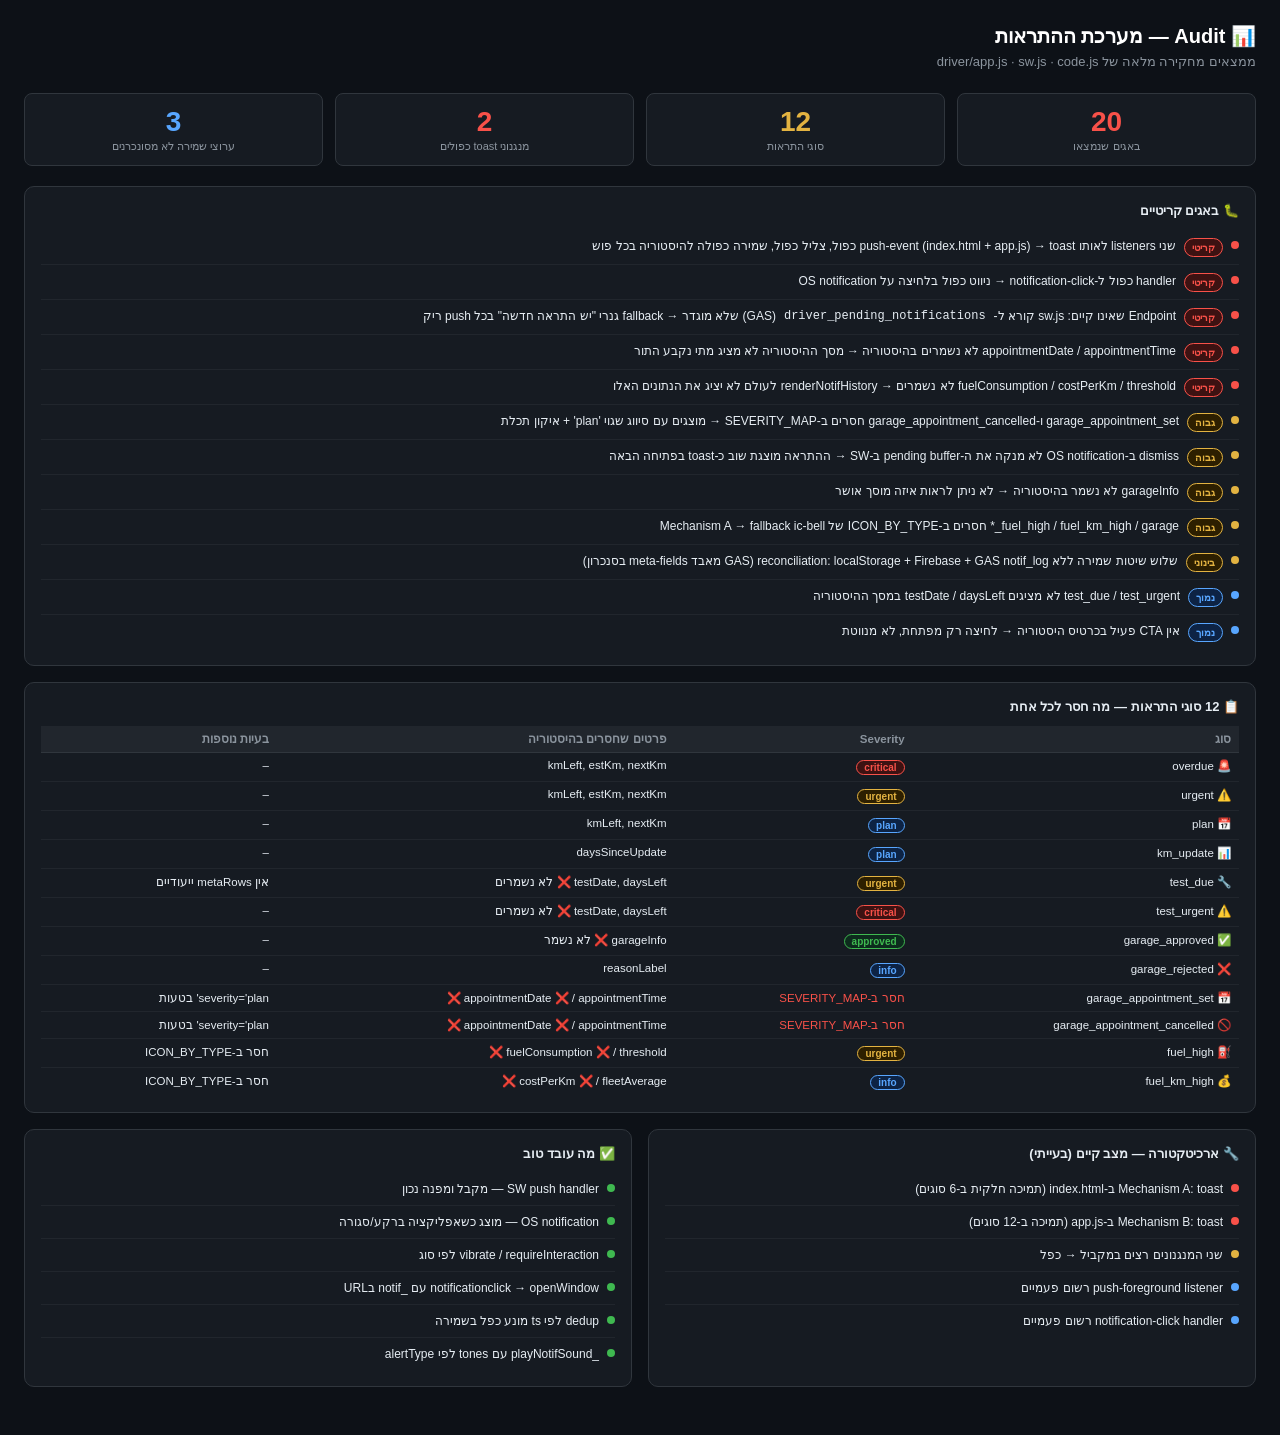
<file: .superpowers/brainstorm/5480-1779571115/content/findings.html>
<!DOCTYPE html>
<html dir="rtl" lang="he">
<head>
<meta charset="UTF-8">
<meta name="viewport" content="width=device-width, initial-scale=1">
<title>ממצאי ה-Audit — מערכת התראות</title>
<style>
  * { box-sizing: border-box; margin: 0; padding: 0; }
  body { background: #0d1117; color: #e6edf3; font-family: 'Segoe UI', Arial, sans-serif; direction: rtl; padding: 24px; font-size: 14px; }
  h1 { font-size: 20px; font-weight: 700; margin-bottom: 6px; color: #fff; }
  .subtitle { color: #8b949e; margin-bottom: 24px; font-size: 13px; }
  .grid { display: grid; grid-template-columns: 1fr 1fr; gap: 16px; margin-bottom: 24px; }
  .section { background: #161b22; border: 1px solid #30363d; border-radius: 10px; padding: 16px; }
  .section h2 { font-size: 13px; font-weight: 700; margin-bottom: 12px; display: flex; align-items: center; gap: 8px; }
  .bug-list { list-style: none; }
  .bug-list li { display: flex; gap: 8px; align-items: flex-start; padding: 7px 0; border-bottom: 1px solid #21262d; font-size: 12px; line-height: 1.5; }
  .bug-list li:last-child { border-bottom: none; }
  .badge { display: inline-block; padding: 1px 7px; border-radius: 10px; font-size: 10px; font-weight: 700; white-space: nowrap; flex-shrink: 0; margin-top: 1px; }
  .badge.critical { background: #3d1212; color: #f85149; border: 1px solid #f85149; }
  .badge.warn { background: #2d1f00; color: #e3b341; border: 1px solid #e3b341; }
  .badge.info { background: #0d2344; color: #58a6ff; border: 1px solid #58a6ff; }
  .badge.ok { background: #0d2b1d; color: #3fb950; border: 1px solid #3fb950; }
  .type-table { width: 100%; border-collapse: collapse; font-size: 11.5px; }
  .type-table th { text-align: right; padding: 6px 8px; background: #21262d; color: #8b949e; font-weight: 600; border-bottom: 1px solid #30363d; }
  .type-table td { padding: 6px 8px; border-bottom: 1px solid #21262d; vertical-align: top; }
  .type-table tr:last-child td { border-bottom: none; }
  .dot { width: 8px; height: 8px; border-radius: 50%; display: inline-block; flex-shrink: 0; margin-top: 4px; }
  .dot.red { background: #f85149; }
  .dot.orange { background: #e3b341; }
  .dot.blue { background: #58a6ff; }
  .col-full { grid-column: 1 / -1; }
  .stat-row { display: flex; gap: 12px; margin-bottom: 20px; }
  .stat { flex: 1; background: #161b22; border: 1px solid #30363d; border-radius: 8px; padding: 12px 16px; text-align: center; }
  .stat .num { font-size: 28px; font-weight: 800; }
  .stat .lbl { font-size: 11px; color: #8b949e; margin-top: 2px; }
  .stat.red .num { color: #f85149; }
  .stat.orange .num { color: #e3b341; }
  .stat.blue .num { color: #58a6ff; }
  .stat.green .num { color: #3fb950; }
</style>
</head>
<body>
<h1>📊 Audit — מערכת ההתראות</h1>
<p class="subtitle">ממצאים מחקירה מלאה של driver/app.js · sw.js · code.js</p>

<div class="stat-row">
  <div class="stat red"><div class="num">20</div><div class="lbl">באגים שנמצאו</div></div>
  <div class="stat orange"><div class="num">12</div><div class="lbl">סוגי התראות</div></div>
  <div class="stat red"><div class="num">2</div><div class="lbl">מנגנוני toast כפולים</div></div>
  <div class="stat blue"><div class="num">3</div><div class="lbl">ערוצי שמירה לא מסונכרנים</div></div>
</div>

<div class="grid">
  <!-- BUGS -->
  <div class="section col-full">
    <h2>🐛 באגים קריטיים</h2>
    <ul class="bug-list">
      <li><span class="dot red"></span><span class="badge critical">קריטי</span> שני listeners לאותו push-event (index.html + app.js) → toast כפול, צליל כפול, שמירה כפולה להיסטוריה בכל פוש</li>
      <li><span class="dot red"></span><span class="badge critical">קריטי</span> handler כפול ל-notification-click → ניווט כפול בלחיצה על OS notification</li>
      <li><span class="dot red"></span><span class="badge critical">קריטי</span> Endpoint שאינו קיים: sw.js קורא ל-<code>driver_pending_notifications</code> (GAS) שלא מוגדר → fallback גנרי "יש התראה חדשה" בכל push ריק</li>
      <li><span class="dot red"></span><span class="badge critical">קריטי</span> appointmentDate / appointmentTime לא נשמרים בהיסטוריה → מסך ההיסטוריה לא מציג מתי נקבע התור</li>
      <li><span class="dot red"></span><span class="badge critical">קריטי</span> fuelConsumption / costPerKm / threshold לא נשמרים → renderNotifHistory לעולם לא יציג את הנתונים האלו</li>
      <li><span class="dot orange"></span><span class="badge warn">גבוה</span> garage_appointment_set ו-garage_appointment_cancelled חסרים ב-SEVERITY_MAP → מוצגים עם סיווג שגוי 'plan' + איקון תכלת</li>
      <li><span class="dot orange"></span><span class="badge warn">גבוה</span> dismiss ב-OS notification לא מנקה את ה-pending buffer ב-SW → ההתראה מוצגת שוב כ-toast בפתיחה הבאה</li>
      <li><span class="dot orange"></span><span class="badge warn">גבוה</span> garageInfo לא נשמר בהיסטוריה → לא ניתן לראות איזה מוסך אושר</li>
      <li><span class="dot orange"></span><span class="badge warn">גבוה</span> fuel_high / fuel_km_high / garage_* חסרים ב-ICON_BY_TYPE של Mechanism A → fallback ic-bell</li>
      <li><span class="dot orange"></span><span class="badge warn">בינוני</span> שלוש שיטות שמירה ללא reconciliation: localStorage + Firebase + GAS notif_log (GAS מאבד meta-fields בסנכרון)</li>
      <li><span class="dot blue"></span><span class="badge info">נמוך</span> test_due / test_urgent לא מציגים testDate / daysLeft במסך ההיסטוריה</li>
      <li><span class="dot blue"></span><span class="badge info">נמוך</span> אין CTA פעיל בכרטיס היסטוריה → לחיצה רק מפתחת, לא מנווטת</li>
    </ul>
  </div>

  <!-- NOTIFICATION TYPES -->
  <div class="section col-full">
    <h2>📋 12 סוגי התראות — מה חסר לכל אחת</h2>
    <table class="type-table">
      <tr>
        <th>סוג</th>
        <th>Severity</th>
        <th>פרטים שחסרים בהיסטוריה</th>
        <th>בעיות נוספות</th>
      </tr>
      <tr><td>🚨 overdue</td><td><span class="badge critical">critical</span></td><td>kmLeft, estKm, nextKm</td><td>–</td></tr>
      <tr><td>⚠️ urgent</td><td><span class="badge warn">urgent</span></td><td>kmLeft, estKm, nextKm</td><td>–</td></tr>
      <tr><td>📅 plan</td><td><span class="badge info">plan</span></td><td>kmLeft, nextKm</td><td>–</td></tr>
      <tr><td>📊 km_update</td><td><span class="badge info">plan</span></td><td>daysSinceUpdate</td><td>–</td></tr>
      <tr><td>🔧 test_due</td><td><span class="badge warn">urgent</span></td><td>testDate, daysLeft ❌ לא נשמרים</td><td>אין metaRows ייעודיים</td></tr>
      <tr><td>⚠️ test_urgent</td><td><span class="badge critical">critical</span></td><td>testDate, daysLeft ❌ לא נשמרים</td><td>–</td></tr>
      <tr><td>✅ garage_approved</td><td><span class="badge ok">approved</span></td><td>garageInfo ❌ לא נשמר</td><td>–</td></tr>
      <tr><td>❌ garage_rejected</td><td><span class="badge info">info</span></td><td>reasonLabel</td><td>–</td></tr>
      <tr><td>📅 garage_appointment_set</td><td style="color:#f85149">חסר ב-SEVERITY_MAP</td><td>appointmentDate ❌ / appointmentTime ❌</td><td>severity='plan' בטעות</td></tr>
      <tr><td>🚫 garage_appointment_cancelled</td><td style="color:#f85149">חסר ב-SEVERITY_MAP</td><td>appointmentDate ❌ / appointmentTime ❌</td><td>severity='plan' בטעות</td></tr>
      <tr><td>⛽ fuel_high</td><td><span class="badge warn">urgent</span></td><td>fuelConsumption ❌ / threshold ❌</td><td>חסר ב-ICON_BY_TYPE</td></tr>
      <tr><td>💰 fuel_km_high</td><td><span class="badge info">info</span></td><td>costPerKm ❌ / fleetAverage ❌</td><td>חסר ב-ICON_BY_TYPE</td></tr>
    </table>
  </div>

  <!-- ARCHITECTURE -->
  <div class="section">
    <h2>🔧 ארכיטקטורה — מצב קיים (בעייתי)</h2>
    <ul class="bug-list">
      <li><span class="dot red"></span>Mechanism A: toast ב-index.html (תמיכה חלקית ב-6 סוגים)</li>
      <li><span class="dot red"></span>Mechanism B: toast ב-app.js (תמיכה ב-12 סוגים)</li>
      <li><span class="dot orange"></span>שני המנגנונים רצים במקביל → כפל</li>
      <li><span class="dot blue"></span>push-foreground listener רשום פעמיים</li>
      <li><span class="dot blue"></span>notification-click handler רשום פעמיים</li>
    </ul>
  </div>

  <div class="section">
    <h2>✅ מה עובד טוב</h2>
    <ul class="bug-list">
      <li><span class="dot" style="background:#3fb950"></span>SW push handler — מקבל ומפנה נכון</li>
      <li><span class="dot" style="background:#3fb950"></span>OS notification — מוצג כשאפליקציה ברקע/סגורה</li>
      <li><span class="dot" style="background:#3fb950"></span>vibrate / requireInteraction לפי סוג</li>
      <li><span class="dot" style="background:#3fb950"></span>notificationclick → openWindow עם _notif בURL</li>
      <li><span class="dot" style="background:#3fb950"></span>dedup לפי ts מונע כפל בשמירה</li>
      <li><span class="dot" style="background:#3fb950"></span>_playNotifSound עם tones לפי alertType</li>
    </ul>
  </div>
</div>
</body>
</html>
</file>
